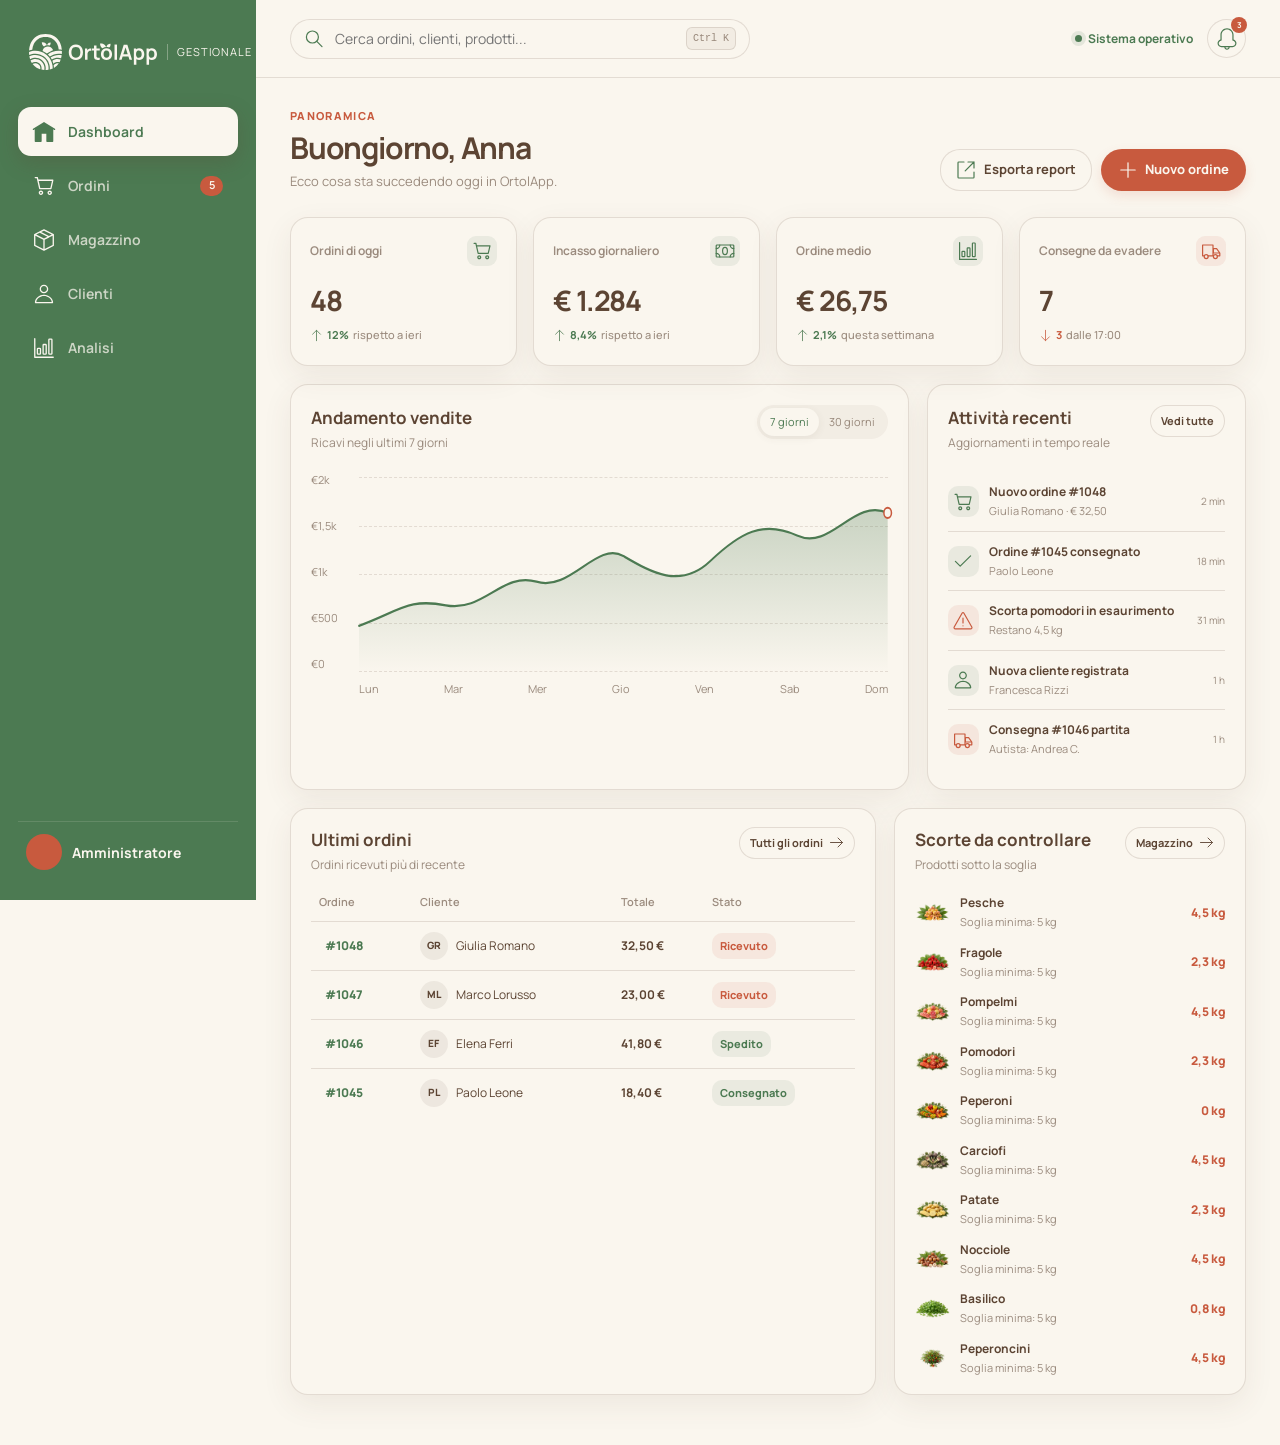
<file: ortolapp-gestionale/index.html>
<!DOCTYPE html>
<html lang="it">
<head>
  <meta charset="UTF-8">
  <meta name="viewport" content="width=device-width, initial-scale=1">
  <meta name="theme-color" content="#4c7a52">
  <meta name="description" content="Gestionale dimostrativo per OrtolApp.">
  <title>OrtolApp Gestionale</title>
  <link rel="icon" href="../sito/assets/icona.svg" type="image/svg+xml">
  <link rel="preload" href="../sito/vendor/manrope-latin.woff2" as="font" type="font/woff2" crossorigin>
  <link rel="stylesheet" href="style.css">
  <script defer src="../sito/js/data.js"></script>
  <script defer src="app.js"></script>
</head>
<body>
  <svg class="icon-filters" aria-hidden="true" width="0" height="0">
    <defs>
      <filter id="nav-icon-cream" color-interpolation-filters="sRGB">
        <feFlood flood-color="#FAF6EE"/>
        <feComposite in2="SourceAlpha" operator="in"/>
      </filter>
      <filter id="icon-orange" color-interpolation-filters="sRGB">
        <feFlood flood-color="#C85A3E"/>
        <feComposite in2="SourceAlpha" operator="in"/>
      </filter>
      <filter id="icon-brown" color-interpolation-filters="sRGB">
        <feFlood flood-color="#5C4433"/>
        <feComposite in2="SourceAlpha" operator="in"/>
      </filter>
    </defs>
  </svg>
  <div class="app-frame">
    <aside class="sidebar" id="sidebar">
      <a class="brand" href="#dashboard" aria-label="OrtolApp gestionale">
        <img src="../sito/assets/logo-homepage.svg" alt="OrtolApp">
        <span>gestionale</span>
      </a>
      <nav class="main-nav" id="main-nav" aria-label="Navigazione principale"></nav>
      <div class="sidebar-foot">
        <button class="operator" data-action="profile">
          <span class="avatar" aria-hidden="true"></span>
          <strong>Amministratore</strong>
        </button>
      </div>
    </aside>

    <div class="page-shell">
      <header class="topbar">
        <button class="mobile-menu icon-button" id="mobile-menu" aria-label="Apri menu"><span class="ui-icon" aria-hidden="true"><img src="assets/icons/menu.svg" alt=""></span></button>
        <div class="mobile-brand"><img src="../sito/assets/icona.svg" alt=""><strong>OrtolApp</strong></div>
        <label class="global-search">
          <span class="ui-icon" aria-hidden="true"><img src="assets/icons/search.svg" alt=""></span>
          <input id="global-search" type="search" placeholder="Cerca ordini, clienti, prodotti..." autocomplete="off">
          <kbd>Ctrl K</kbd>
        </label>
        <div class="top-actions">
          <span class="live"><i></i> Sistema operativo</span>
          <button class="icon-button notification-button" data-action="notifications" aria-label="Notifiche"><img src="../sito/assets/icons/campanella.svg" alt=""><b>3</b></button>
        </div>
      </header>
      <main id="app" tabindex="-1"></main>
    </div>
  </div>
  <div class="mobile-overlay" id="mobile-overlay"></div>
  <div class="modal-root" id="modal-root" aria-live="polite"></div>
  <div class="toast" id="toast" role="status" aria-live="polite"></div>
</body>
</html>
</file>
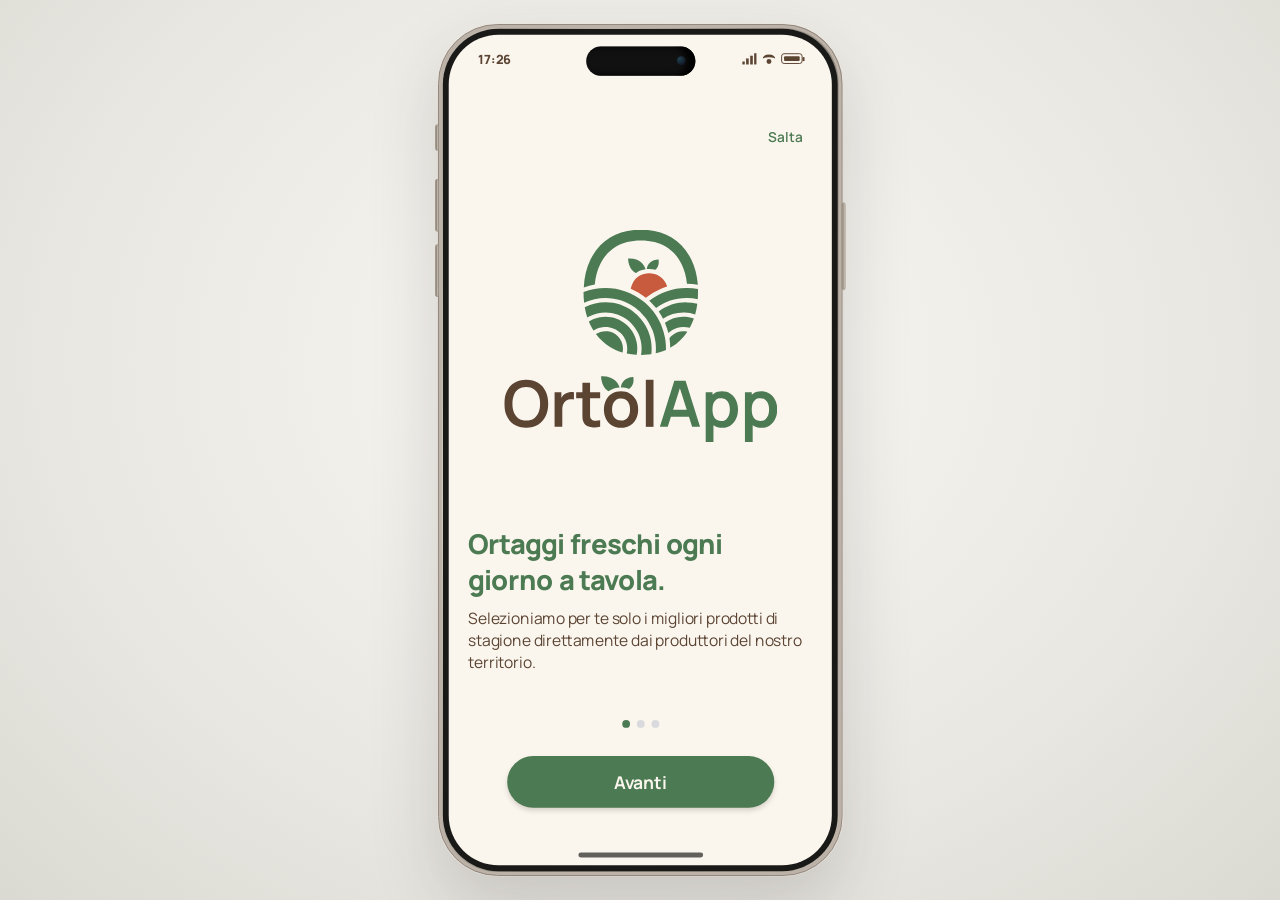
<file: sito/index.html>
<!DOCTYPE html>
<html lang="it">
<head>
  <meta charset="UTF-8">
  <meta name="viewport" content="width=device-width, initial-scale=1, viewport-fit=cover">
  <meta name="theme-color" content="#4c7a52">
  <meta name="description" content="OrtolApp — progetto dimostrativo di delivery di prodotti ortofrutticoli.">
  <title>OrtolApp</title>
  <link rel="icon" href="assets/icona.svg" type="image/svg+xml">
  <link rel="preload" href="vendor/manrope-latin.woff2" as="font" type="font/woff2" crossorigin>
  <link rel="stylesheet" href="vendor/flatpickr.min.css">
  <link rel="stylesheet" href="css/style.css">
  <script defer src="vendor/anime.min.js"></script>
  <script defer src="vendor/dayjs.min.js"></script>
  <script defer src="vendor/dayjs-utc.js"></script>
  <script defer src="vendor/dayjs-timezone.js"></script>
  <script defer src="vendor/dayjs-it.js"></script>
  <script defer src="vendor/flatpickr.min.js"></script>
  <script defer src="vendor/flatpickr-it.js"></script>
  <script defer src="js/data.js"></script>
  <script defer src="js/app.js"></script>
</head>
<body>
  <div class="presentation">
    <div class="device-space" id="device-space">
      <div class="device" id="device">
        <i class="hardware action-button" aria-hidden="true"></i><i class="hardware volume-up" aria-hidden="true"></i><i class="hardware volume-down" aria-hidden="true"></i><i class="hardware power" aria-hidden="true"></i>
        <div class="screen" id="screen">
          <div class="status-bar" aria-hidden="true"><span id="clock">9:41</span><div class="island"></div><span class="status-icons"><i class="signal"></i><i class="wifi"></i><i class="battery"></i></span></div>
          <div id="app"></div>
          <div id="modal-root"></div>
          <div id="toast" role="status" aria-live="polite"></div>
          <span class="home-indicator" aria-hidden="true"></span>
        </div>
      </div>
    </div>
  </div>
  <div class="touch-cursor" id="touch-cursor" aria-hidden="true"></div>
  <noscript>Per utilizzare OrtolApp, abilita JavaScript nel browser.</noscript>
</body>
</html>
</file>
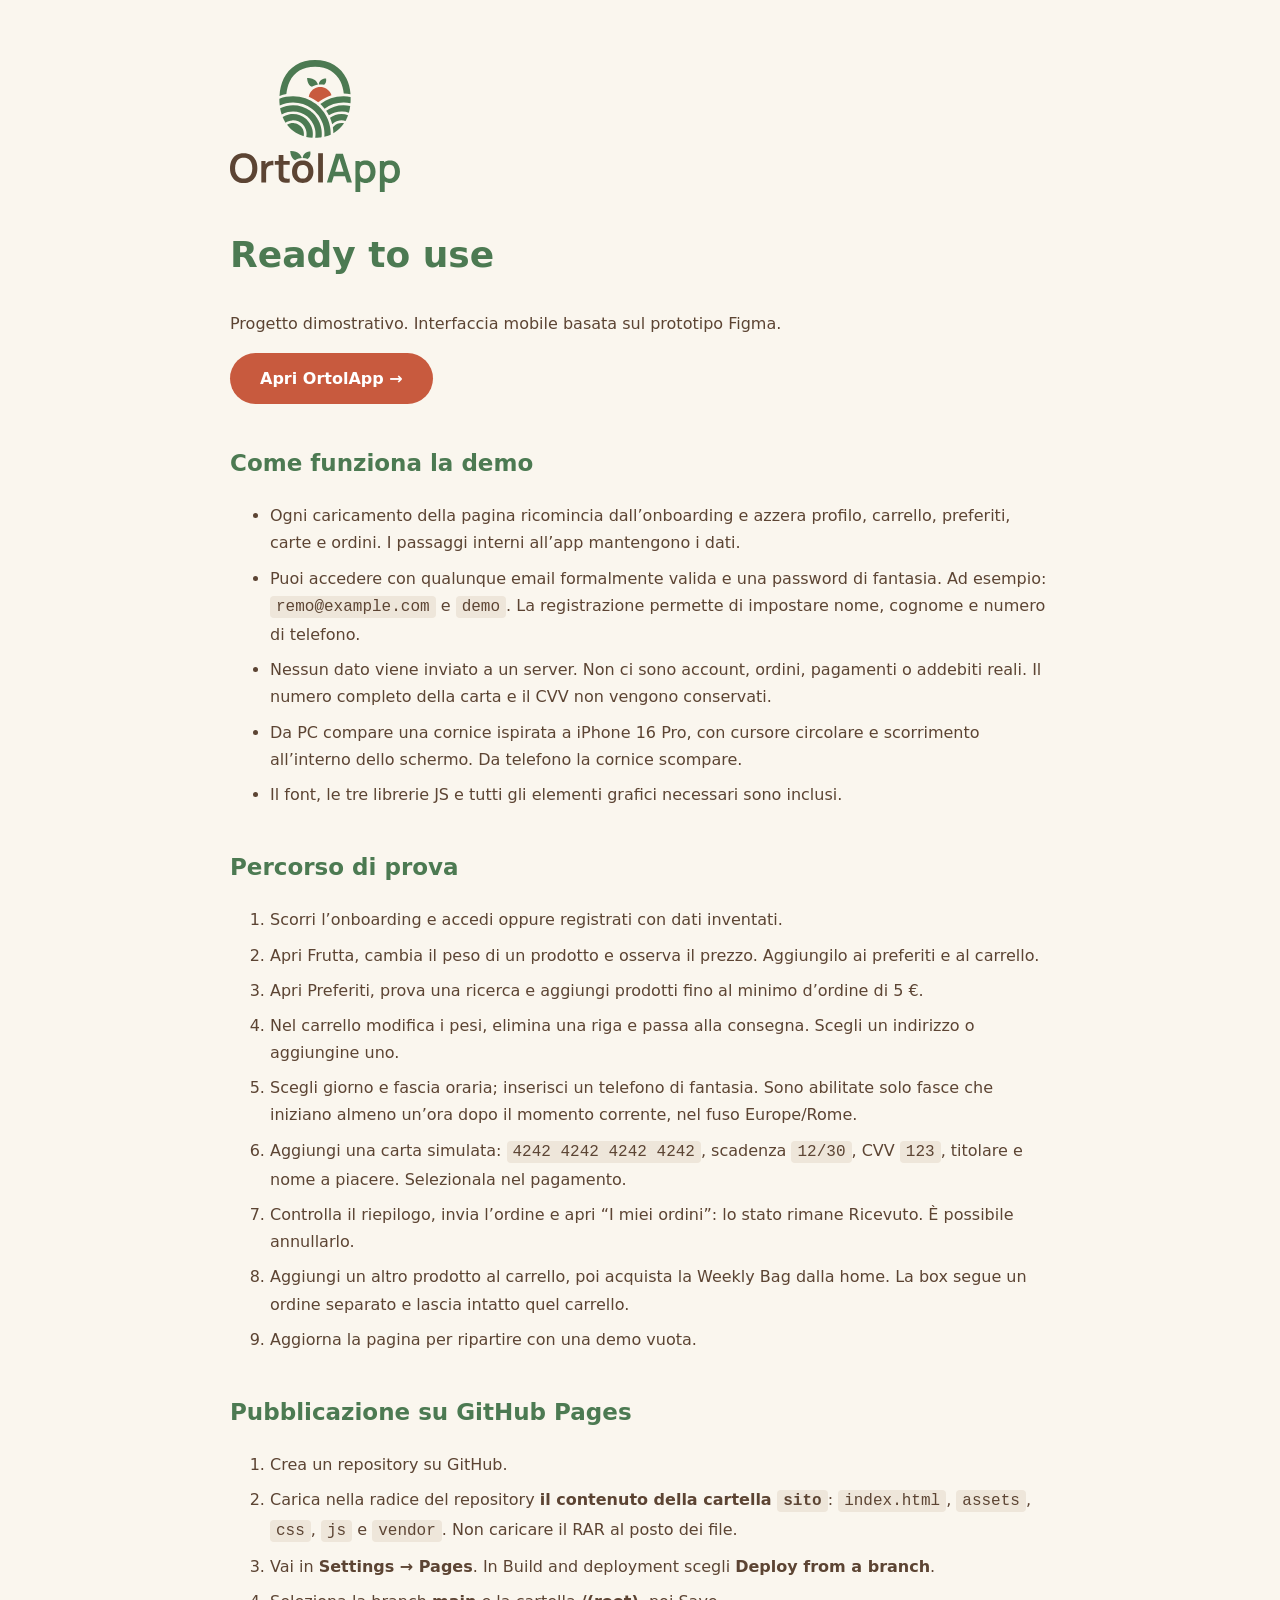
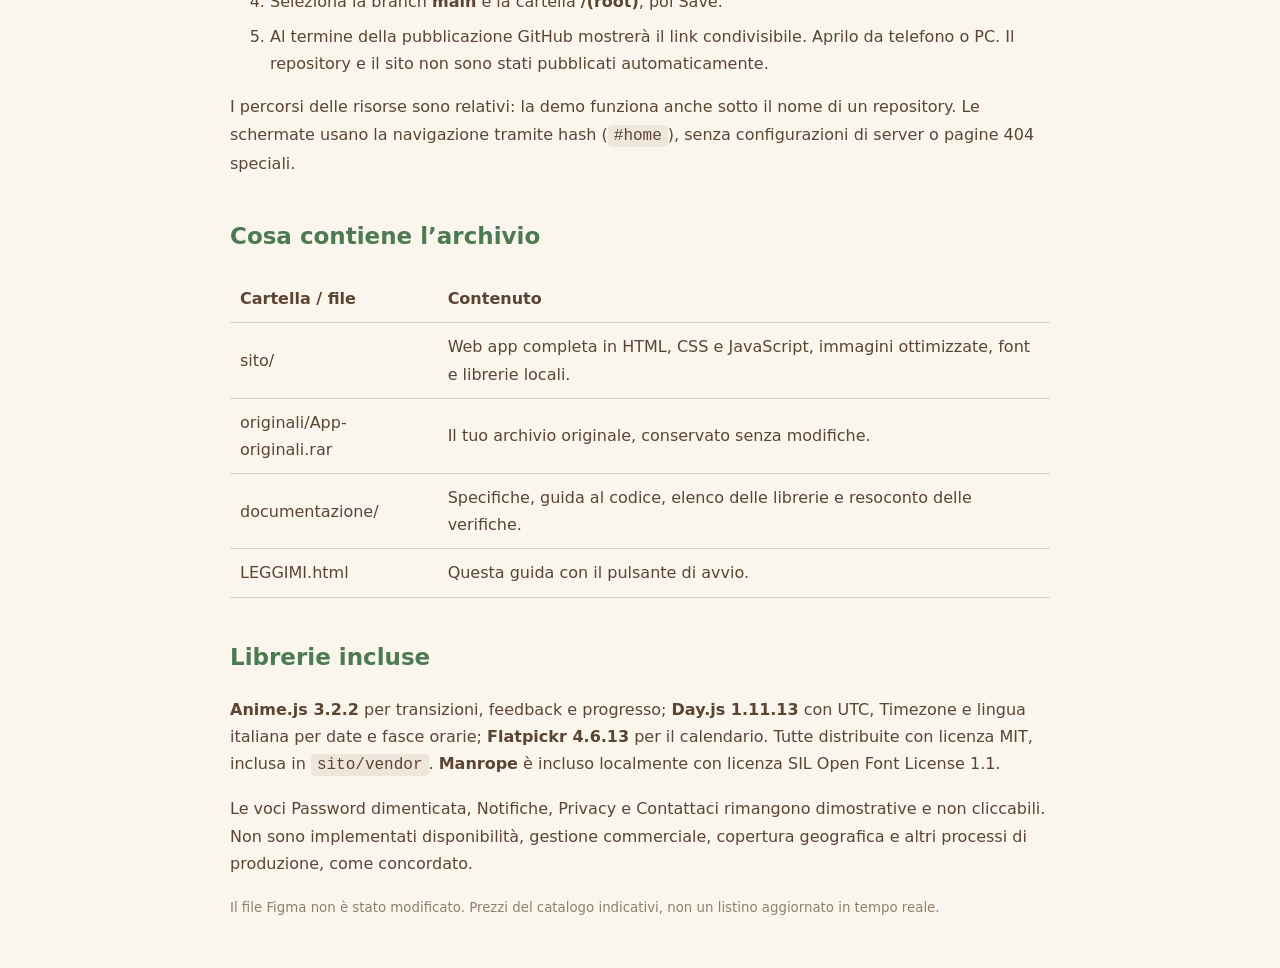
<file: LEGGIMI.html>
<!doctype html>
<html lang="it">
	<head>
		<meta charset="utf-8">
		<meta name="viewport" content="width=device-width,initial-scale=1">
		<title>OrtolApp — Avvio e istruzioni</title>
		<style>
			body {
				font: 16px/1.7 system-ui, sans-serif;
				color: #5c4433;
				background: #faf6ee;
				max-width: 820px;
				margin: 60px auto;
				padding: 0 25px;
			}

			h1,
			h2,
			a {
				color: #4c7a52;
			}

			h1 {
				font-size: 36px;
			}

			h2 {
				margin-top: 40px;
				font-size: 23px;
			}

			.start {
				display: inline-block;
				background: #c85a3e;
				color: white;
				text-decoration: none;
				padding: 12px 30px;
				border-radius: 30px;
				font-weight: 700;
			}

			code {
				background: #eee6da;
				padding: 2px 6px;
				border-radius: 4px;
			}

			li {
				margin: 8px 0;
			}

			small {
				color: #927e6c;
			}

			table {
				border-collapse: collapse;
				width: 100%;
			}

			td,
			th {
				text-align: left;
				padding: 10px;
				border-bottom: 1px solid #d8d2c9;
			}
		</style>
	</head>
	<body>
		<img src="sito/assets/logo-onboarding1.svg" alt="OrtolApp" width="170">
		<h1>Ready to use</h1>
		<p>Progetto dimostrativo. Interfaccia mobile basata sul prototipo Figma.</p>
		<p><a class="start" href="sito/index.html">Apri OrtolApp →</a></p>

		<h2>Come funziona la demo</h2>
		<ul>
			<li>Ogni caricamento della pagina ricomincia dall’onboarding e azzera profilo, carrello, preferiti, carte e ordini. I passaggi interni all’app mantengono i dati.</li>
			<li>Puoi accedere con qualunque email formalmente valida e una password di fantasia. Ad esempio: <code>remo@example.com</code> e <code>demo</code>. La registrazione permette di impostare nome, cognome e numero di telefono.</li>
			<li>Nessun dato viene inviato a un server. Non ci sono account, ordini, pagamenti o addebiti reali. Il numero completo della carta e il CVV non vengono conservati.</li>
			<li>Da PC compare una cornice ispirata a iPhone 16 Pro, con cursore circolare e scorrimento all’interno dello schermo. Da telefono la cornice scompare.</li>
			<li>Il font, le tre librerie JS e tutti gli elementi grafici necessari sono inclusi.</li>
		</ul>

		<h2>Percorso di prova</h2>
		<ol>
			<li>Scorri l’onboarding e accedi oppure registrati con dati inventati.</li>
			<li>Apri Frutta, cambia il peso di un prodotto e osserva il prezzo. Aggiungilo ai preferiti e al carrello.</li>
			<li>Apri Preferiti, prova una ricerca e aggiungi prodotti fino al minimo d’ordine di 5 €.</li>
			<li>Nel carrello modifica i pesi, elimina una riga e passa alla consegna. Scegli un indirizzo o aggiungine uno.</li>
			<li>Scegli giorno e fascia oraria; inserisci un telefono di fantasia. Sono abilitate solo fasce che iniziano almeno un’ora dopo il momento corrente, nel fuso Europe/Rome.</li>
			<li>Aggiungi una carta simulata: <code>4242 4242 4242 4242</code>, scadenza <code>12/30</code>, CVV <code>123</code>, titolare e nome a piacere. Selezionala nel pagamento.</li>
			<li>Controlla il riepilogo, invia l’ordine e apri “I miei ordini”: lo stato rimane Ricevuto. È possibile annullarlo.</li>
			<li>Aggiungi un altro prodotto al carrello, poi acquista la Weekly Bag dalla home. La box segue un ordine separato e lascia intatto quel carrello.</li>
			<li>Aggiorna la pagina per ripartire con una demo vuota.</li>
		</ol>

		<h2>Pubblicazione su GitHub Pages</h2>
		<ol>
			<li>Crea un repository su GitHub.</li>
			<li>Carica nella radice del repository <strong>il contenuto della cartella <code>sito</code></strong>: <code>index.html</code>, <code>assets</code>, <code>css</code>, <code>js</code> e <code>vendor</code>. Non caricare il RAR al posto dei file.</li>
			<li>Vai in <strong>Settings → Pages</strong>. In Build and deployment scegli <strong>Deploy from a branch</strong>.</li>
			<li>Seleziona la branch <strong>main</strong> e la cartella <strong>/(root)</strong>, poi Save.</li>
			<li>Al termine della pubblicazione GitHub mostrerà il link condivisibile. Aprilo da telefono o PC. Il repository e il sito non sono stati pubblicati automaticamente.</li>
		</ol>
		<p>I percorsi delle risorse sono relativi: la demo funziona anche sotto il nome di un repository. Le schermate usano la navigazione tramite hash (<code>#home</code>), senza configurazioni di server o pagine 404 speciali.</p>

		<h2>Cosa contiene l’archivio</h2>
		<table>
			<tr>
				<th>Cartella / file</th>
				<th>Contenuto</th>
			</tr>
			<tr>
				<td>sito/</td>
				<td>Web app completa in HTML, CSS e JavaScript, immagini ottimizzate, font e librerie locali.</td>
			</tr>
			<tr>
				<td>originali/App-originali.rar</td>
				<td>Il tuo archivio originale, conservato senza modifiche.</td>
			</tr>
			<tr>
				<td>documentazione/</td>
				<td>Specifiche, guida al codice, elenco delle librerie e resoconto delle verifiche.</td>
			</tr>
			<tr>
				<td>LEGGIMI.html</td>
				<td>Questa guida con il pulsante di avvio.</td>
			</tr>
		</table>

		<h2>Librerie incluse</h2>
		<p><strong>Anime.js 3.2.2</strong> per transizioni, feedback e progresso; <strong>Day.js 1.11.13</strong> con UTC, Timezone e lingua italiana per date e fasce orarie; <strong>Flatpickr 4.6.13</strong> per il calendario. Tutte distribuite con licenza MIT, inclusa in <code>sito/vendor</code>. <strong>Manrope</strong> è incluso localmente con licenza SIL Open Font License 1.1.</p>
		<p>Le voci Password dimenticata, Notifiche, Privacy e Contattaci rimangono dimostrative e non cliccabili. Non sono implementati disponibilità, gestione commerciale, copertura geografica e altri processi di produzione, come concordato.</p>
		<p><small>Il file Figma non è stato modificato. Prezzi del catalogo indicativi, non un listino aggiornato in tempo reale.</small></p>
	</body>
</html>
</file>
<file: ortolapp-gestionale/style.css>
@font-face{font-family:Manrope;src:url('../sito/vendor/manrope-latin.woff2') format('woff2');font-weight:200 800;font-style:normal;font-display:swap}

:root{--green:#4c7a52;--green-dark:#4c7a52;--green-pale:#4c7a5218;--orange:#c85a3e;--orange-pale:#c85a3e18;--brown:#5c4433;--cream:#faf6ee;--paper:#faf6ee;--muted:#5c443399;--line:#5c443326;--red:#c85a3e;--shadow:0 10px 30px #5c443314;font-family:Manrope,Arial,sans-serif;color:var(--brown);background:var(--cream);font-synthesis:none}

*{box-sizing:border-box}
body{margin:0;min-width:300px;background:var(--cream);font-size:14px;line-height:1.5}
button,input,select,textarea{font:inherit;color:inherit}
button{border:0;background:none;cursor:pointer}
button:focus-visible,a:focus-visible,input:focus-visible,select:focus-visible{outline:2px solid var(--orange);outline-offset:2px}
h1,h2,h3,p{margin:0}
img{display:block;max-width:100%}
a{text-decoration:none;color:inherit}
.app-frame{display:flex;min-height:100vh}
.sidebar{position:fixed;inset:0 auto 0 0;width:256px;background:var(--green);color:var(--cream);display:flex;flex-direction:column;padding:26px 18px 18px;z-index:30}
.brand{display:flex;align-items:center;gap:10px;height:52px;padding:0 11px;margin-bottom:29px}
.brand img{width:128px;height:44px;object-fit:contain}
.brand span{font-size:11px;letter-spacing:.08em;text-transform:uppercase;border-left:1px solid #faf6ee55;padding-left:9px}
.main-nav{display:flex;flex-direction:column;gap:5px}
.nav-item{height:49px;width:100%;border-radius:13px;color:#faf6eebd;display:flex;align-items:center;gap:13px;padding:0 15px;font-size:14px;font-weight:650;text-align:left;transition:.18s ease}
.nav-item:hover{background:#faf6ee12;color:var(--cream)}
.nav-item.active{background:var(--cream);color:var(--green-dark);box-shadow:0 7px 20px #5c443340}
.nav-icon{position:relative;width:22px;height:22px;flex-shrink:0;display:grid;place-items:center;font-size:19px;line-height:1}
.icon-filters{position:absolute;pointer-events:none}
.nav-icon img{position:absolute;top:50%;left:50%;transform:translate(-50%,-50%);width:44px;height:44px;max-width:none;filter:url(#nav-icon-cream)}
.nav-item.active .nav-icon img{filter:none}
.nav-icon img.nav-custom{width:22px;height:22px}
.ui-icon{position:relative;display:inline-flex;align-items:center;justify-content:center;width:20px;height:20px;flex-shrink:0;vertical-align:middle;line-height:1;pointer-events:none}
.ui-icon img{display:block;width:100%;height:100%;object-fit:contain}
.ui-icon.original-icon img{position:absolute;top:50%;left:50%;transform:translate(-50%,-50%);width:200%;height:200%;max-width:none}
.primary-button .ui-icon img{filter:url(#nav-icon-cream)}
.stat-icon.orange .ui-icon img,.activity-dot.orange .ui-icon img,.trend.down .ui-icon img{filter:url(#icon-orange)}
.tiny-button .ui-icon img,.modal-close .ui-icon img,.more .ui-icon img{filter:url(#icon-brown)}
.trend .ui-icon{width:13px;height:13px}
.tiny-button{display:inline-flex;align-items:center;justify-content:center;gap:6px}
.tiny-button .ui-icon{width:15px;height:15px}
.modal-close{display:grid;place-items:center;width:32px;height:32px;flex-shrink:0}
.more{display:inline-flex;align-items:center;justify-content:center;width:28px;height:28px;flex-shrink:0}
.nav-label{flex:1}
.nav-count{min-width:23px;height:20px;padding:0 6px;display:grid;place-items:center;border-radius:10px;background:var(--orange);color:var(--cream);font-size:11px}
.sidebar-foot{margin-top:auto}
.operator{width:100%;display:flex;align-items:center;gap:10px;color:var(--cream);padding:12px 8px;border-top:1px solid #faf6ee20;text-align:left}
.avatar{width:36px;height:36px;border-radius:50%;display:grid;place-items:center;background:var(--orange);color:var(--cream);font-size:11px;font-weight:800}
.operator>span:nth-child(2){display:flex;flex-direction:column;gap:2px;flex:1}
.operator strong{font-size:14px}
.operator small{font-size:11px;color:#faf6eebb}
.more{font-size:14px;letter-spacing:1px}
.page-shell{margin-left:256px;width:calc(100% - 256px);min-height:100vh}
.topbar{height:78px;position:sticky;top:0;z-index:20;display:flex;align-items:center;gap:26px;padding:0 34px;border-bottom:1px solid var(--line);background:#faf6eef0;backdrop-filter:blur(14px)}
.global-search{width:min(460px,45vw);height:40px;border:1px solid var(--line);border-radius:22px;background:var(--paper);display:flex;align-items:center;gap:9px;padding:0 13px;color:var(--green)}
.global-search input{border:0;outline:0;background:none;width:100%;min-width:0;font-size:14px}
.global-search kbd{white-space:nowrap;border:1px solid var(--line);border-radius:6px;background:#5c44330d;padding:3px 6px;color:var(--muted);font-size:10px}
.top-actions{margin-left:auto;display:flex;align-items:center;gap:14px}
.live{font-size:12px;color:var(--green);font-weight:700;display:flex;align-items:center;gap:6px;white-space:nowrap}
.live i{width:7px;height:7px;border-radius:50%;background:var(--green);box-shadow:0 0 0 4px #4c7a5220}
.icon-button{width:39px;height:39px;border-radius:50%;display:grid;place-items:center;border:1px solid var(--line);background:var(--paper)}
.notification-button{position:relative;font-size:20px}
.notification-button img{position:absolute;top:50%;left:50%;transform:translate(-50%,-50%);width:40px;height:40px;max-width:none}
.notification-button b{position:absolute;right:-2px;top:-3px;width:16px;height:16px;border-radius:50%;display:grid;place-items:center;background:var(--orange);color:var(--cream);font-size:8px}
.primary-button{min-height:42px;border-radius:22px;padding:8px 17px;background:var(--orange);color:var(--cream);display:flex;align-items:center;justify-content:center;gap:7px;font-size:13px;font-weight:750;box-shadow:0 5px 12px #c85a3e25}
.mobile-menu,.mobile-brand{display:none}

#app{padding:30px 34px 50px;max-width:1600px;margin:0 auto}
.page-head{display:flex;flex-wrap:wrap;justify-content:space-between;align-items:flex-end;margin-bottom:26px;gap:20px}
.eyebrow{font-size:11px;color:var(--orange);text-transform:uppercase;letter-spacing:.12em;font-weight:800;margin-bottom:5px}
.page-head h1{font-size:30px;line-height:1.2;letter-spacing:-.04em;color:var(--brown)}
.page-head p{color:var(--muted);font-size:13px;margin-top:6px}
.page-actions{display:flex;flex-wrap:wrap;gap:9px}
.secondary-button,.filter-button{min-height:42px;padding:8px 15px;border:1px solid var(--line);background:var(--paper);border-radius:20px;font-size:13px;font-weight:700;display:flex;align-items:center;justify-content:center;gap:8px}
.panel{background:var(--paper);border:1px solid var(--line);border-radius:18px;box-shadow:var(--shadow)}
.stats-grid{display:grid;grid-template-columns:repeat(4,minmax(0,1fr));gap:16px;margin-bottom:18px}
.stat-card{padding:18px 19px;min-height:128px;position:relative;overflow:hidden}
.stat-top{display:flex;align-items:center;justify-content:space-between}
.stat-label{font-size:12px;color:var(--muted);font-weight:650}
.stat-icon{width:30px;height:30px;border-radius:9px;display:grid;place-items:center;background:var(--green-pale);color:var(--green);font-size:15px}
.stat-icon.orange{background:var(--orange-pale);color:var(--orange)}
.stat-value{display:block;margin-top:13px;font-size:28px;letter-spacing:-.04em}
.trend{display:inline-flex;flex-wrap:wrap;align-items:center;gap:4px;margin-top:6px;color:var(--green);font-size:11px;font-weight:700}
.trend.down{color:var(--orange)}
.trend span{color:var(--muted);font-weight:500}
.dashboard-grid{display:grid;grid-template-columns:minmax(0,1.55fr) minmax(280px,.8fr);gap:18px}
.chart-panel,.activity-panel{padding:20px}
.panel-head{display:flex;flex-wrap:wrap;justify-content:space-between;align-items:flex-start;margin-bottom:20px;gap:15px}
.panel-head h2{font-size:17px}
.panel-head p{font-size:12px;color:var(--muted);margin-top:4px}
.segmented{padding:3px;border-radius:18px;background:#5c44330d;display:flex}
.segmented button{padding:6px 10px;border-radius:14px;font-size:11px;color:var(--muted)}
.segmented button.active{background:var(--paper);color:var(--green);box-shadow:0 2px 8px #5c443312}
.sales-chart{height:225px;position:relative;display:flex;align-items:stretch;padding:5px 0 25px 48px}
.chart-y{position:absolute;left:0;top:0;bottom:25px;display:flex;flex-direction:column;justify-content:space-between;color:var(--muted);font-size:11px}
.chart-lines{position:absolute;left:48px;right:0;top:5px;bottom:25px;display:flex;flex-direction:column;justify-content:space-between}
.chart-lines i{display:block;border-top:1px dashed var(--line)}
.chart-svg{width:100%;height:100%;overflow:visible;z-index:2}
.chart-svg .area{fill:url(#areaGradient)}
.chart-svg .line{fill:none;stroke:var(--green);stroke-width:2.2;stroke-linecap:round;stroke-linejoin:round}
.chart-svg circle{fill:var(--paper);stroke:var(--orange);stroke-width:2}
.chart-x{position:absolute;left:48px;right:0;bottom:0;display:flex;justify-content:space-between;color:var(--muted);font-size:11px}
.activity-list{display:flex;flex-direction:column}
.activity-item{display:grid;grid-template-columns:31px minmax(0,1fr) auto;gap:10px;align-items:center;padding:11px 0;border-bottom:1px solid var(--line)}
.activity-item:last-child{border:0}
.activity-dot{width:31px;height:31px;border-radius:10px;background:var(--green-pale);display:grid;place-items:center;color:var(--green);font-size:13px}
.activity-dot.orange{background:var(--orange-pale);color:var(--orange)}
.activity-item strong{display:block;font-size:12px}
.activity-item p{font-size:11px;color:var(--muted);margin-top:2px}
.activity-item time{font-size:10px;color:var(--muted);white-space:nowrap}
.lower-grid{display:grid;grid-template-columns:1.25fr .75fr;gap:18px;margin-top:18px}
.compact-panel{padding:18px 20px;min-width:0;overflow-x:auto}
.mini-orders{width:100%;border-collapse:collapse}
.mini-orders th{text-align:left;color:var(--muted);font-size:11px;padding:0 8px 10px;font-weight:600}
.mini-orders td{font-size:12px;padding:10px 8px;border-top:1px solid var(--line)}
.customer-cell{display:flex;align-items:center;gap:8px}
.customer-avatar{width:28px;height:28px;flex-shrink:0;border-radius:50%;background:#5c443314;display:grid;place-items:center;font-size:10px;font-weight:800}
.status{display:inline-flex;align-items:center;padding:5px 8px;border-radius:10px;font-size:11px;font-weight:750;background:#5c443314;color:var(--brown);white-space:nowrap}
.status.received{background:#c85a3e18;color:var(--orange)}
.status.shipped{background:#4c7a5218;color:var(--green)}
.status.completed,.status.active{background:var(--green-pale);color:var(--green)}
.status.cancelled,.status.low{background:#c85a3e18;color:var(--red)}
.stock-list{display:flex;flex-direction:column;gap:13px}
.stock-row{display:grid;grid-template-columns:35px 1fr auto;gap:10px;align-items:center}
.stock-row img{width:35px;height:35px;object-fit:contain}
.stock-row strong{font-size:12px;display:block}
.stock-row p{font-size:11px;color:var(--muted);margin-top:2px}
.stock-value{text-align:right;font-size:12px;font-weight:800;color:var(--orange)}

.toolbar{display:flex;gap:10px;align-items:center;margin-bottom:16px;flex-wrap:wrap}
.search-field{height:39px;min-width:260px;flex:1;max-width:390px;border:1px solid var(--line);border-radius:20px;background:var(--paper);display:flex;align-items:center;gap:8px;padding:0 13px}
.search-field input{width:100%;border:0;background:none;outline:0;font-size:13px}
.filter-chip{min-height:38px;padding:7px 13px;border:1px solid var(--line);border-radius:18px;background:var(--paper);font-size:12px;font-weight:650}
.filter-chip.active{color:var(--green);border-color:var(--green);background:var(--green-pale)}
.table-panel{overflow-x:auto}
.orders-section+.orders-section{margin-top:28px}
.orders-section .panel-head{margin-bottom:12px}
.inventory-panel{overflow-x:auto}
.data-table.inventory-table{min-width:1100px}
.inventory-table th,.inventory-table td{white-space:nowrap}
.inventory-table .row-actions{flex-wrap:wrap;max-width:240px}
.inventory-table .switch:disabled{cursor:not-allowed}
.data-table{width:100%;min-width:760px;border-collapse:collapse}
.data-table th{text-align:left;padding:13px 15px;background:#5c44330d;color:var(--muted);text-transform:uppercase;letter-spacing:.06em;font-size:11px}
.data-table td{padding:14px 15px;border-top:1px solid var(--line);font-size:13px}
.data-table tbody tr{transition:background .15s}
.data-table tbody tr:hover{background:#4c7a520d}
.order-number{color:var(--green);font-weight:800}
.muted-text{color:var(--muted);font-size:11px}
.row-actions{display:flex;gap:5px;flex-wrap:wrap}
.tiny-button{min-height:32px;padding:6px 10px;border:1px solid var(--line);border-radius:16px;font-size:11px;font-weight:700;background:var(--cream);white-space:nowrap}
.tiny-button:hover{border-color:var(--green);color:var(--green)}
.product-cell{display:flex;align-items:center;gap:10px}
.product-thumb{width:42px;height:42px;border-radius:11px;background:#5c44330d;object-fit:contain;padding:3px}
.availability{display:flex;align-items:center;gap:7px}
.availability i{width:7px;height:7px;border-radius:50%;background:var(--green)}
.availability i.off{background:var(--red)}
.switch{width:33px;height:19px;border-radius:10px;background:#5c443326;padding:2px;transition:.2s}
.switch i{display:block;width:15px;height:15px;border-radius:50%;background:var(--cream);box-shadow:0 1px 3px #5c443322;transition:.2s}
.switch.on{background:var(--green)}
.switch.on i{transform:translateX(14px)}
.cards-grid{display:grid;grid-template-columns:repeat(3,minmax(0,1fr));gap:16px}
.customer-card{padding:18px}
.customer-head{display:flex;align-items:center;gap:11px}
.customer-head .customer-avatar{width:40px;height:40px;background:var(--green-pale);color:var(--green);font-size:11px}
.customer-head h3{font-size:14px}
.customer-head p{font-size:11px;color:var(--muted);margin-top:2px;overflow-wrap:anywhere}
.customer-head>div{min-width:0}
.customer-head .more{margin-left:auto}
.customer-stats{display:grid;grid-template-columns:repeat(3,1fr);margin-top:17px;padding-top:14px;border-top:1px solid var(--line)}
.customer-stats span{font-size:10px;color:var(--muted);display:block}
.customer-stats strong{font-size:13px}
.analytics-grid{display:grid;grid-template-columns:1.5fr .75fr;gap:18px}
.donut-wrap{display:flex;flex-wrap:wrap;justify-content:center;align-items:center;gap:22px}
.donut{width:140px;height:140px;flex:0 0 auto;border-radius:50%;position:relative}
.donut:after{content:'';position:absolute;inset:27px;border-radius:50%;background:var(--paper)}
.legend{display:flex;flex:1;min-width:160px;flex-direction:column;gap:10px}
.legend-row{display:grid;grid-template-columns:8px 1fr auto;gap:7px;align-items:center;font-size:11px}
.legend-row i{width:7px;height:7px;border-radius:50%}
.legend-row strong{font-size:12px}
.bar-chart{height:210px;display:flex;align-items:flex-end;gap:11px;padding-top:15px}
.bar-group{height:100%;flex:1;display:flex;flex-direction:column;justify-content:flex-end;align-items:center;gap:7px}
.bar-group i{display:block;width:65%;min-width:12px;background:var(--green);border-radius:5px 5px 1px 1px}
.bar-group:nth-child(2n) i{background:var(--orange)}
.bar-group span{font-size:10px;color:var(--muted)}
.empty-state{padding:65px 20px;text-align:center}
.empty-state strong{display:block;font-size:17px;margin-bottom:6px}
.empty-state p{font-size:13px;color:var(--muted)}

.modal-root:empty{display:none}
.modal-root{position:fixed;inset:0;z-index:80;background:#5c4433a8;display:grid;place-items:center;padding:20px}
.modal{width:min(520px,100%);max-height:calc(100vh - 40px);overflow:auto;background:var(--cream);border-radius:22px;box-shadow:0 20px 70px #5c443351}
.modal-head{display:flex;align-items:flex-start;justify-content:space-between;padding:22px 24px 15px;border-bottom:1px solid var(--line)}
.modal-head h2{font-size:20px}
.modal-head p{font-size:12px;color:var(--muted);margin-top:4px}
.modal-close{font-size:20px}
.modal-body{padding:20px 24px}
.form-grid{display:grid;grid-template-columns:1fr 1fr;gap:15px}
.field{display:flex;flex-direction:column;gap:6px}
.field.full{grid-column:1/-1}
.field label{font-size:12px;font-weight:750}
.field input,.field select,.field textarea{width:100%;height:44px;border:1px solid var(--line);border-radius:11px;background:var(--paper);padding:0 11px;font-size:14px;min-width:0}
.field textarea{height:75px;padding-top:10px;resize:vertical}
.field input[readonly]{background:var(--green-pale);color:var(--green);font-weight:700;cursor:default}
.image-upload{display:flex;align-items:center;gap:14px;padding:12px;border:1px solid var(--line);border-radius:12px;background:var(--paper)}
.image-upload img{width:72px;height:72px;flex-shrink:0;object-fit:contain;border-radius:10px;background:var(--green-pale)}
.image-upload>div{min-width:0;flex:1}
.image-upload input[type=file]{height:auto;padding:0;border:0;border-radius:0;cursor:pointer}
.image-upload input::file-selector-button{padding:8px 10px;margin-right:8px;border:1px solid var(--green);border-radius:16px;background:var(--cream);color:var(--green);font:inherit;cursor:pointer}
.image-upload small{display:block;margin-top:8px;font-size:11px;line-height:1.5;color:var(--muted)}
.modal-foot{display:flex;justify-content:flex-end;gap:9px;padding:15px 24px 21px;border-top:1px solid var(--line)}
.modal-foot button{min-width:95px}
.modal-foot .secondary-button{min-height:42px;justify-content:center;border-color:var(--green);color:var(--green);font-size:13px;font-weight:750}
.modal-foot .secondary-button:hover{background:var(--green-pale)}
.detail-list{display:flex;flex-direction:column}
.detail-row{display:flex;flex-wrap:wrap;justify-content:space-between;gap:8px 20px;padding:11px 0;border-bottom:1px solid var(--line);font-size:13px;overflow-wrap:anywhere}
.detail-row span{color:var(--muted)}
.detail-products{margin-top:18px}
.detail-product{display:flex;align-items:center;gap:10px;padding:9px 0}
.detail-product img{width:38px;height:38px;object-fit:contain;background:#5c44330d;border-radius:9px}
.detail-product strong{font-size:13px;flex:1}
.detail-product span{font-size:12px}
.toast{position:fixed;z-index:100;right:28px;bottom:28px;max-width:calc(100vw - 56px);transform:translateY(20px);opacity:0;pointer-events:none;background:var(--brown);color:var(--cream);border-radius:14px;padding:12px 17px;font-size:13px;box-shadow:0 12px 35px #5c443344;transition:.25s}
.toast.show{opacity:1;transform:none}
.mobile-overlay{display:none}

@media(max-width:1150px){.stats-grid{grid-template-columns:repeat(2,1fr)}
.dashboard-grid,.lower-grid,.analytics-grid{grid-template-columns:1fr}
.cards-grid{grid-template-columns:repeat(2,1fr)}
.live{display:none}
.data-table th:nth-child(4),.data-table td:nth-child(4){display:none}
.inventory-table th:nth-child(4),.inventory-table td:nth-child(4){display:table-cell}
}

@media(max-width:800px){.sidebar{transform:translateX(-100%);transition:transform .25s}
.sidebar.open{transform:none}
.mobile-overlay.show{display:block;position:fixed;inset:0;background:#5c443380;z-index:29}
.page-shell{margin:0;width:100%}
.topbar{height:66px;padding:0 16px;gap:10px}
.mobile-menu{display:grid}
.mobile-brand{display:flex;align-items:center;gap:6px;color:var(--green);font-size:14px}
.mobile-brand img{width:24px;height:24px}
.global-search{width:auto;flex:1}
.global-search kbd{display:none}
#app{padding:23px 18px 40px}
.page-head{align-items:flex-start}
.page-head h1{font-size:26px}
.data-table{min-width:700px}
.table-panel{overflow-x:auto}
.cards-grid{grid-template-columns:1fr 1fr}
.top-actions{margin-left:0}
}

@media(max-width:560px){.global-search{display:none}
.top-actions{margin-left:auto}
.stats-grid,.cards-grid{grid-template-columns:1fr}
.stat-card{min-height:112px}
.page-head{flex-direction:column}
.page-actions{width:100%}
.page-actions>*{flex:1}
.field input,.field select,.field textarea,.search-field input{font-size:16px}
.image-upload{flex-wrap:wrap}
.image-upload>div{flex-basis:100%}
.modal-foot{flex-wrap:wrap}
.modal-foot button{flex:1}
.dashboard-grid{grid-template-columns:1fr}
.chart-panel,.activity-panel,.compact-panel{padding:16px}
.sales-chart{height:190px}
.lower-grid{grid-template-columns:1fr}
.form-grid{grid-template-columns:1fr}
.field.full{grid-column:auto}
.modal{border-radius:18px}
.modal-body,.modal-head{padding-left:18px;padding-right:18px}
.toolbar .search-field{min-width:100%;max-width:none}
.donut-wrap{flex-direction:column}
.donut-wrap .legend{width:100%;flex:auto}
.toast{left:18px;right:18px;bottom:18px;text-align:center}
}

@media(prefers-reduced-motion:reduce){*{scroll-behavior:auto!important;transition:none!important}
}
</file>
<file: sito/css/style.css>
@font-face{font-family:Manrope;src:url('../vendor/manrope-latin.woff2') format('woff2');font-weight:200 800;font-style:normal;font-display:swap}
:root{--green:#4c7a52;--orange:#c85a3e;--brown:#5c4433;--cream:#faf6ee;--muted:#c8beb2;--line:#d8d2c9;--shadow:0 3px 5px #403c322a,0 0 5px #403c3214;--phone-scale:1;color-scheme:light;font-family:Manrope,Arial,sans-serif;color:var(--brown);background:#eae9e4}
*{box-sizing:border-box}body{margin:0}button,input,select,textarea{font:inherit}button{color:inherit;cursor:pointer;-webkit-tap-highlight-color:transparent}button:disabled{cursor:default}button,input,textarea{-webkit-appearance:none;appearance:none}button{border:0;background:none;padding:0}button:focus-visible,a:focus-visible{outline:2px solid var(--orange);outline-offset:4px}input:focus,textarea:focus{outline:none;border-color:var(--green)}input:focus-visible,textarea:focus-visible{box-shadow:0 2px 0 var(--green)}img{display:block;max-width:100%;object-fit:contain}h1,h2,h3,p{margin:0}h1{font-size:20px;font-weight:800}h2{font-size:20px;font-weight:800}h3{font-size:16px}p{line-height:1.5}input,textarea{border-radius:0;min-width:0;color:var(--brown);background:transparent}input::placeholder,textarea::placeholder{color:var(--muted);opacity:1}a{color:var(--green)}[hidden]{display:none!important}.sr-only{position:absolute;width:1px;height:1px;overflow:hidden;clip:rect(0,0,0,0);white-space:nowrap}.icon{width:24px;height:24px;flex-shrink:0}.ui-icon{transform:scale(1.8)}.app-header .back .ui-icon{transform:scale(3.2)}.icon-button{width:40px;height:40px;display:inline-flex;align-items:center;justify-content:center}.white-icon{filter:brightness(0) invert(96%) sepia(5%) saturate(304%)}.muted{color:var(--muted)}.green{color:var(--green)}.orange{color:var(--orange)}
.presentation{min-height:100dvh;display:flex;align-items:center;justify-content:center;padding:24px;background:radial-gradient(ellipse at 50% 40%,#f9f8f3 0%,#e9e7e1 65%,#dad9d2 100%)}.device-space{position:relative;width:calc(415px * var(--phone-scale));height:calc(874px * var(--phone-scale))}.device{width:415px;height:874px;position:absolute;top:0;left:0;transform:scale(var(--phone-scale));transform-origin:top left;padding:10px;border:1px solid #91877d;border-radius:61px;background:linear-gradient(110deg,#b3aaa0,#eee6da 25%,#8c847a 55%,#c1b7ab);box-shadow:0 30px 70px #332e342d,inset 0 0 0 3px #bcb2a8,0 0 0 1px #f1ece5}.screen{position:relative;width:393px;height:852px;border-radius:51px;overflow:hidden;background:var(--cream);box-shadow:0 0 0 6px #191918;isolation:isolate}.hardware{position:absolute;width:4px;background:linear-gradient(90deg,#7a7267,#d7ccbe);border:1px solid #9d9286;border-radius:3px}.action-button{left:-4px;top:102px;height:27px}.volume-up{left:-4px;top:158px;height:54px}.volume-down{left:-4px;top:225px;height:54px}.power{right:-4px;top:182px;height:90px}.status-bar{height:49px;position:absolute;inset:0 0 auto;z-index:30;display:flex;align-items:center;justify-content:space-between;padding:0 30px;color:var(--brown);font-size:13px;font-weight:800;pointer-events:none}.status-bar.light{color:var(--cream)}.island{position:absolute;top:12px;left:50%;transform:translateX(-50%);width:112px;height:30px;border-radius:30px;background:#111;box-shadow:inset -8px 0 8px #000}.island:after{content:'';position:absolute;right:10px;top:10px;width:9px;height:9px;border-radius:50%;background:radial-gradient(circle at 30% 30%,#234052,#090d16)}.status-icons{display:flex;align-items:center;gap:6px}.signal{width:15px;height:12px;background:currentColor;clip-path:polygon(0 75%,18% 75%,18% 100%,0 100%,0 75%,27% 50%,45% 50%,45% 100%,27% 100%,27% 50%,55% 25%,73% 25%,73% 100%,55% 100%,55% 25%,82% 0,100% 0,100% 100%,82% 100%,82% 0)}.wifi{width:13px;height:10px;border-top:3px solid;border-radius:50%;position:relative}.wifi:after{content:'';position:absolute;left:4px;top:2px;width:5px;height:5px;border-radius:50%;background:currentColor}.battery{width:22px;height:11px;border:1px solid;border-radius:3px;position:relative}.battery:before{content:'';position:absolute;inset:2px;background:currentColor;border-radius:1px}.battery:after{content:'';position:absolute;right:-3px;top:3px;width:2px;height:4px;background:currentColor}.home-indicator{position:absolute;width:128px;height:5px;background:#3c3b38;opacity:.8;border-radius:9px;bottom:8px;left:50%;transform:translateX(-50%);z-index:35;pointer-events:none}.screen.dark-bottom .home-indicator{background:var(--cream)}
#app{height:100%;width:100%}.app-shell{height:100%;display:flex;flex-direction:column;position:relative}.app-header{height:123px;min-height:123px;background:var(--green);color:var(--cream);display:flex;align-items:flex-end;justify-content:center;padding:0 20px 25px;position:relative}.app-header .back{position:absolute;bottom:17px;left:8px}.app-header h1{text-align:center;line-height:30px}.app-header .header-logo{width:140px;height:47px;object-fit:contain;margin-bottom:-8px}.scroll{flex:1;min-height:0;overflow-y:auto;overflow-x:hidden;overscroll-behavior:contain;scrollbar-width:none;padding:34px 20px 45px}.scroll::-webkit-scrollbar{display:none}.scroll.with-nav{padding-bottom:135px}.scroll.home-content{padding-top:35px}.panel{background:var(--cream);box-shadow:var(--shadow);border-radius:17px;border:1px solid #e4dfd655}.button{display:flex;align-items:center;justify-content:center;gap:8px;height:53px;min-height:53px;border-radius:30px;background:var(--orange);color:var(--cream);font-size:18px;font-weight:700;padding:0 22px;box-shadow:0 3px 6px #46372c30;width:100%;max-width:274px;margin:0 auto;transition:filter .15s,transform .15s}.button:active{transform:scale(.975)}.button:disabled{opacity:.62;box-shadow:none}.button.green-button{background:var(--green)}.button.secondary{background:transparent;color:var(--green);border:1px solid var(--green);box-shadow:none}.text-button{color:var(--orange);font-size:14px;font-weight:650}.small-button{display:inline-flex;gap:5px;align-items:center;background:var(--orange);color:var(--cream);border-radius:15px;padding:5px 10px;font-size:10px;font-weight:700;min-height:24px}.small-button .icon{width:13px;height:13px}.form-error{font-size:12px;color:#b7462c;margin:10px 0;min-height:16px}.nav{position:absolute;bottom:43px;left:50%;transform:translateX(-50%);height:65px;width:280px;max-width:calc(100% - 60px);padding:8px 18px;display:flex;justify-content:space-between;align-items:center;border-radius:40px;background:var(--cream);box-shadow:var(--shadow);z-index:12;border:1px solid #e7e1d780}.nav button{display:flex;align-items:center;flex-direction:column;gap:2px;min-width:46px;position:relative;font-size:8px;font-weight:700;color:var(--green);height:47px;justify-content:center}.nav .icon{width:26px;height:27px}.nav-badge{position:absolute;top:0;right:3px;background:var(--orange);color:white;font-size:8px;min-width:14px;height:14px;border-radius:9px;display:flex;align-items:center;justify-content:center;border:1px solid var(--cream)}
.search{position:relative;width:100%;height:35px;border:1px solid var(--green);border-radius:25px;box-shadow:0 2px 5px #45452e14;display:flex;align-items:center;gap:8px;padding:0 13px;color:var(--green);margin-bottom:30px}.search input{width:100%;font-size:11px;border:0;height:100%;box-shadow:none}.search input::placeholder{color:#89a58a}.search-mark{width:13px;height:13px;border:1.5px solid #91ad92;border-radius:50%;position:relative;flex-shrink:0}.search-mark:after{content:'';position:absolute;width:5px;height:1.5px;background:#91ad92;right:-4px;bottom:-2px;transform:rotate(45deg)}.search .clear-search{font-size:22px;width:24px;color:var(--green)}.weekly-banner{position:relative;text-align:left;display:block;width:100%;min-height:135px;padding:12px 10px 13px;overflow:hidden;border-radius:17px;margin-bottom:29px}.weekly-banner .bag{position:absolute;right:13px;top:11px;width:105px;height:114px;object-fit:contain}.weekly-banner .eyebrow{font-size:7px;color:var(--green);display:flex;gap:4px;align-items:center;white-space:nowrap;margin-bottom:6px}.weekly-banner .eyebrow img{width:19px;height:13px}.weekly-banner h2{font-size:29px;line-height:1.25;color:var(--green);margin-bottom:5px;letter-spacing:-.5px}.weekly-banner h2 span{color:var(--orange)}.weekly-banner .banner-copy{font-size:10px;font-weight:600;width:66%;line-height:1.4}.weekly-banner .banner-link{font-size:9px;color:var(--green);text-decoration:underline;text-underline-offset:4px;display:block;margin-top:12px;font-weight:700}.category-grid{display:grid;grid-template-columns:repeat(2,minmax(0,1fr));gap:28px}.category-tile{text-align:left;padding:10px 10px 9px;min-height:164px;display:flex;flex-direction:column}.category-tile img{height:91px;width:100%;margin-bottom:4px}.category-tile h2{font-size:16px;color:var(--green);line-height:1.3;margin-bottom:2px}.category-tile p{font-size:10px;line-height:1.3;font-weight:600}.product-list{display:flex;flex-direction:column;gap:29px}.product-card{min-height:138px;padding:15px 13px 12px;position:relative;display:grid;grid-template-columns:43% 57%;align-items:center}.product-image{width:100%;height:106px;object-fit:contain}.favorite{position:absolute;left:10px;top:8px;z-index:2;width:30px;height:30px;display:flex;align-items:center;justify-content:center}.favorite .icon{width:22px;height:22px;filter:invert(37%) sepia(46%) saturate(1114%) hue-rotate(333deg) brightness(94%) contrast(89%)}.product-info{align-self:stretch;display:flex;flex-direction:column;padding-left:7px}.product-top{display:flex;align-items:flex-start;justify-content:space-between;gap:3px}.product-top h2{font-size:16px;line-height:1.25;color:var(--green);font-weight:700;overflow-wrap:anywhere}.product-top strong{font-size:16px;color:var(--green);white-space:nowrap;line-height:1.25;letter-spacing:-.5px}.unit-price{font-size:13px;margin-top:1px}.unit-price small{font-size:9px}.product-actions{display:flex;align-items:center;justify-content:space-between;gap:6px;margin-top:auto;padding-top:14px}.stepper{display:flex;align-items:center;background:var(--green);border-radius:20px;height:27px;color:var(--cream);padding:2px;gap:1px;min-width:94px}.stepper button{width:24px;height:27px;display:flex;align-items:center;justify-content:center;position:relative}.stepper button:before{content:'';position:absolute;inset:-5px -2px}.stepper button .icon{width:21px;height:21px}.stepper button:disabled{opacity:.5}.stepper output{min-width:37px;text-align:center;font-size:11px;font-weight:700;white-space:nowrap}.add-cart{width:41px;height:29px;display:flex;align-items:center;justify-content:center;background:var(--orange);color:white;border-radius:5px;position:relative}.add-cart:before{content:'';position:absolute;inset:-7px -3px}.add-cart .icon{width:23px;height:23px}.added-flash{font-size:20px;font-weight:700}.empty-state{min-height:340px;height:100%;display:flex;flex-direction:column;align-items:center;justify-content:center;padding:25px 0 70px;color:var(--muted);gap:17px;text-align:center}.empty-state .icon{width:130px;height:130px;filter:brightness(0) saturate(100%) invert(85%) sepia(8%) saturate(254%) hue-rotate(351deg) brightness(90%)}.empty-state h2{font-size:20px;color:var(--muted)}.empty-state p{font-size:13px}.cart-list{display:flex;flex-direction:column;gap:29px}.cart-row{padding:13px 10px 12px;min-height:83px}.cart-row .row{display:flex;justify-content:space-between;align-items:center;gap:12px}.cart-row h2,.cart-row strong{font-size:18px}.cart-row .row+.row{margin-top:10px}.cart-row .cart-controls{display:flex;gap:8px;align-items:center}.cart-row .unit-price{font-size:14px}.remove-item{width:32px;height:31px;display:grid;place-items:center}.remove-item .icon{width:16px;height:20px}.checkout-footer{background:var(--green);border-radius:17px 17px 0 0;min-height:178px;padding:14px 20px 37px;color:var(--cream);box-shadow:0 -3px 7px #453e2b25;z-index:13;flex-shrink:0}.checkout-footer .total-line{display:flex;justify-content:space-between;align-items:center;font-size:20px;font-weight:800;line-height:1.35}.checkout-footer .total-info{font-size:10px;line-height:1.2;min-height:25px;font-weight:500}.checkout-footer .button{margin-top:17px}.box-view .weekly-banner{margin:8px 0 29px}.box-view h2.box-heading{text-align:center;color:var(--green);font-size:18px;margin-bottom:22px}.box-price{display:flex;align-items:center;gap:10px;padding:0 0 20px;border-bottom:1px solid var(--line);font-size:10px}.box-price .prices{margin-left:auto;display:flex;align-items:baseline;gap:3px}.box-price strong{font-size:18px;color:var(--orange)}.box-price del{font-size:9px}.box-description{font-size:13px;line-height:1.45;margin:20px 0 26px}.box-contents h3{font-size:13px;font-weight:700}.box-columns{display:grid;grid-template-columns:1fr 1fr;gap:12px;font-size:12px}.box-columns>div+div{border-left:1px solid var(--line);padding-left:11px}.box-item{display:flex;justify-content:space-between;gap:5px;line-height:1.4}.box-item strong{color:var(--green)}.bottom-action{padding:18px 20px 48px;flex-shrink:0}.box-view{padding-top:35px}.box-view+.bottom-action{padding-top:28px}
.onboarding{height:100%;display:flex;flex-direction:column;padding:88px 20px 59px;overflow-y:auto;scrollbar-width:none}.skip{align-self:flex-end;color:var(--green);font-size:14px;font-weight:600;padding:6px 10px;min-height:32px}.onboarding .onboarding-hero{flex:1;min-height:180px;display:flex;align-items:center;justify-content:center;padding:30px 5px 36px}.onboarding-hero img{width:100%;height:245px;object-fit:contain}.onboarding-hero img.onboarding-logo{height:240px;width:280px}.onboarding h1{font-size:28px;color:var(--green);font-weight:800;line-height:1.3;margin-bottom:10px;letter-spacing:-.6px}.onboarding .intro-copy{font-size:16px;line-height:1.45;min-height:94px}.dots{display:flex;gap:7px;align-items:center;justify-content:center;margin:22px 0 29px}.dots button{width:8px;height:8px;border-radius:50%;background:#d9dadd;position:relative}.dots button:before{content:'';position:absolute;inset:-10px}.dots button.active{background:var(--green)}.auth-scroll{height:100%;overflow-y:auto;scrollbar-width:none}.auth-header{background:var(--green);height:365px;border-radius:0 0 20px 20px;box-shadow:var(--shadow);display:flex;flex-direction:column;align-items:center;justify-content:flex-end;color:var(--cream);padding-top:65px}.auth-header>img{width:185px;height:145px;margin:auto 0}.auth-tabs{display:flex;width:100%;height:58px}.auth-tabs button{width:50%;position:relative;font-size:18px;font-weight:700}.auth-tabs button.active:after{content:'';position:absolute;bottom:0;left:20px;right:20px;height:4px;background:var(--orange);border-radius:5px}.auth-form{padding:50px 21px 48px;display:flex;flex-direction:column;min-height:calc(100% - 365px)}.field{display:flex;flex-direction:column;gap:8px;margin-bottom:28px;font-size:14px;font-weight:650}.field input,.field textarea{width:100%;border:0;border-bottom:1px solid var(--brown);padding:0 0 10px;font-size:14px;font-weight:400;min-height:31px}.field input[type=date]{min-height:35px}.field-row{display:grid;grid-template-columns:1fr 1fr;gap:30px}.auth-form .forgot{align-self:flex-start;margin:4px 0 16px;color:var(--orange);font-size:14px;font-weight:700}.auth-form .button{margin-top:auto}.auth-form.signup-form{padding-top:50px}.auth-form.signup-form .button{margin-top:6px}.demo-note{font-size:10px;color:var(--muted);text-align:center;margin:12px 0 0}.auth-form .form-error{margin-top:0}.profile-identity{display:flex;align-items:center;padding:12px;gap:17px;margin-bottom:22px;min-height:114px}.avatar{width:83px;height:88px;flex-shrink:0;display:grid;place-items:center;background:var(--green);border-radius:10px;box-shadow:var(--shadow);overflow:hidden}.avatar .icon{width:55px;height:59px}.avatar img.custom-avatar{width:100%;height:100%;object-fit:cover}.identity-text{min-width:0}.identity-text h2{font-size:14px;margin-bottom:5px;overflow-wrap:anywhere}.identity-text p{font-size:12px;color:var(--muted);margin-top:2px;overflow-wrap:anywhere}.menu-section{padding:11px 0;border-top:1px solid var(--line)}.menu-row{width:100%;display:flex;align-items:center;min-height:53px;text-align:left;gap:17px;font-size:13px;font-weight:650}.menu-row .icon{width:20px;height:20px}.menu-row .chevron{margin-left:auto;font-size:25px;font-weight:400}.menu-row:disabled{opacity:1}.profile-edit .avatar-wrap{position:relative;width:112px;margin:0 auto 32px}.profile-edit .avatar{width:112px;height:112px}.avatar-edit{position:absolute;bottom:-8px;right:-10px;width:34px;height:34px;border-radius:50%;background:var(--cream);box-shadow:var(--shadow);display:grid;place-items:center}.avatar-edit .icon{width:21px;height:21px}.profile-edit .field{margin-bottom:29px}.profile-edit .button{margin-top:25px}.orders-list{display:flex;flex-direction:column;gap:29px}.order-card{padding:18px 19px;font-size:13px;min-height:165px}.order-card .row{display:flex;justify-content:space-between;gap:10px}.order-card .row+.row{margin-top:4px;color:var(--muted)}.order-track{display:flex;justify-content:space-between;position:relative;margin:12px 0 13px}.order-track:before{content:'';position:absolute;height:3px;background:#b8b6ae;left:1px;right:15px;top:13px}.order-track .step{display:flex;align-items:center;flex-direction:column;gap:7px;position:relative;font-size:9px;color:var(--muted);width:70px}.order-track .square{width:25px;height:25px;border:1px solid var(--green);background:var(--cream);border-radius:5px;box-shadow:var(--shadow);font-size:20px;color:var(--cream);line-height:23px;text-align:center}.order-track .done .square{background:var(--green)}.order-cancel{border-radius:20px;background:var(--orange);color:var(--cream);padding:5px 10px;font-size:10px;font-weight:700}.order-cancel:disabled{background:var(--muted)}.order-kind{color:var(--green);font-size:10px;margin-top:9px}
.choice-list{display:flex;flex-direction:column;gap:27px}.choice-card{min-height:82px;display:flex;align-items:center;gap:28px;padding:18px;width:100%;text-align:left}.radio{width:20px;height:20px;border:1px solid var(--orange);border-radius:50%;display:inline-block;flex-shrink:0;position:relative}.selected>.radio:after,.radio.checked:after{content:'';position:absolute;inset:4px;border-radius:50%;background:var(--orange)}.choice-card h2{font-size:14px;line-height:1.4;margin-bottom:3px}.choice-card p{font-size:12px;color:var(--muted)}.delivery-add{margin-top:28px}.form-view{padding-top:42px}.form-view .field{margin-bottom:28px}.form-view .form-action{margin-top:70px}.payments-panel{padding:0 19px}.payment-choice{width:100%;display:flex;align-items:center;gap:21px;min-height:80px;text-align:left;font-size:14px;font-weight:650}.payment-choice+.payment-choice{border-top:1px solid var(--line)}.payment-choice .icon{width:29px;height:28px}.payment-choice .radio{width:20px;height:20px}.payment-choice small{display:block;font-size:11px;color:var(--muted);font-weight:500;margin-top:3px}.payment-add{margin-top:30px}.schedule-panel{padding:0 19px}.schedule-row{display:flex;align-items:center;justify-content:space-between;min-height:62px;width:100%;font-size:14px;font-weight:700;gap:15px}.schedule-row+.schedule-row{border-top:2px solid var(--line)}.schedule-row .schedule-value{color:var(--orange);font-weight:600;font-size:13px;display:flex;align-items:center;gap:9px;text-align:right}.down-chevron{width:10px;height:10px;border-bottom:2px solid;border-right:2px solid;transform:rotate(45deg);margin-top:-5px;display:inline-block;flex-shrink:0}.schedule-row input{width:150px;border:0;text-align:right;font-size:13px;color:var(--orange);padding:8px 0}.schedule-divider{border:0;border-top:2px solid var(--line);margin:28px 20px}.note-panel{padding:20px 18px;height:165px}.note-panel label{display:block;font-size:14px;font-weight:700;margin-bottom:5px}.note-panel textarea{height:100px;width:100%;border:0;resize:none;font-size:12px;line-height:1.5}.summary-title{font-size:16px;color:var(--green);margin-bottom:10px;padding-left:8px}.summary-card{display:flex;width:100%;justify-content:space-between;text-align:left;align-items:center;padding:12px 10px;gap:15px;margin-bottom:8px;min-height:80px}.summary-card h2{font-size:14px;line-height:1.4}.summary-card p{font-size:14px;line-height:1.4;color:var(--muted);overflow-wrap:anywhere}.summary-card .icon{width:20px;height:20px}.summary-payment-label{margin-top:12px;font-size:14px;font-weight:700}.confirmation{height:100%;background:var(--green);display:flex;align-items:center;justify-content:center;padding:40px;color:var(--cream)}.confirmation-box{background:var(--cream);color:var(--green);border-radius:28px;padding:31px 28px;width:100%;text-align:center}.progress-track{background:var(--muted);height:10px;border-radius:12px;overflow:hidden;margin-bottom:20px}.progress-fill{width:0;height:100%;background:var(--green);border-radius:12px}.confirmation h1{font-size:17px;line-height:1.45}.success-mark{display:grid;place-items:center;width:57px;height:57px;background:var(--green);color:var(--cream);border-radius:50%;font-size:32px;margin:0 auto 20px}.confirmation p{font-size:12px;margin:12px 0 24px}.confirmation .button{font-size:14px;height:44px;min-height:44px}.confirmation .text-button{display:block;margin:20px auto 0;color:var(--green)}
#modal-root{position:absolute;inset:0;z-index:45;pointer-events:none}.modal-overlay{position:absolute;inset:0;background:#0006;display:flex;align-items:center;justify-content:center;padding:30px;pointer-events:auto}.modal{width:100%;max-width:320px;max-height:calc(100% - 80px);display:flex;flex-direction:column;background:var(--cream);border-radius:18px;box-shadow:0 4px 6px #0003;overflow:hidden}.modal h2{font-size:17px;color:var(--green);padding:20px 20px 8px}.modal .modal-description{font-size:13px;padding:5px 20px 20px}.modal-footer{display:flex;padding:6px 8px;flex-shrink:0;border-top:1px solid var(--line)}.modal-footer button{flex:1;min-height:44px;font-size:14px;font-weight:700}.modal-footer button+button{border-left:1px solid var(--line);color:var(--orange)}.slot-modal{max-width:246px}.slot-list{overflow-y:auto;scrollbar-width:thin;padding:0 20px;max-height:384px}.slot-option{display:flex;gap:27px;align-items:center;width:100%;height:64px;font-size:14px;font-weight:650;border-bottom:2px solid var(--line);text-align:left}.slot-option:last-child{border:0}.slot-option:disabled{opacity:.35}.calendar-holder{padding:0 5px 12px;display:flex;justify-content:center}.calendar-input{display:none}.flatpickr-calendar.inline{box-shadow:none;background:var(--cream);max-width:100%;font:inherit}.flatpickr-day.selected,.flatpickr-day.selected:hover{background:var(--green);border-color:var(--green)}.flatpickr-day.today{border-color:var(--orange)}.flatpickr-months .flatpickr-month,.flatpickr-weekdays,span.flatpickr-weekday{background:var(--cream);color:var(--brown)}.flatpickr-current-month{font-size:15px}.flatpickr-innerContainer{max-width:100%}.flatpickr-rContainer,.dayContainer{max-width:100%}.flatpickr-day{color:var(--brown)}#toast{position:absolute;left:50%;bottom:124px;transform:translateX(-50%);border-radius:20px;background:var(--brown);color:var(--cream);padding:11px 18px;font-size:12px;text-align:center;width:max-content;max-width:calc(100% - 45px);box-shadow:0 3px 12px #0002;z-index:60;pointer-events:none;opacity:0;transition:opacity .15s}.screen.dark-bottom #toast{bottom:190px}#toast.show{opacity:1}.touch-cursor{display:none;position:fixed;z-index:9999;width:20px;height:20px;border:1px solid #fff9;border-radius:50%;background:#4c7a5259;box-shadow:0 0 0 1px #4c7a5255;pointer-events:none;transform:translate(-50%,-50%);transition:width .13s,height .13s,background .13s}.touch-cursor.down{width:31px;height:31px;background:#c85a3e65}
.stepper button{width:22px;height:22px;border-radius:50%;background:var(--orange)}.stepper button .icon{width:16px;height:16px;filter:brightness(0) invert(96%) sepia(5%) saturate(304%)}.stepper button:disabled{background:#cfd5ce;opacity:1}.favorite:after{content:'';position:absolute;inset:4px;border:1px solid var(--orange);border-radius:50%;pointer-events:none}.favorite .icon{width:16px;height:16px}.calendar-holder .flatpickr-calendar{width:100%}.calendar-holder .flatpickr-rContainer,.calendar-holder .flatpickr-days,.calendar-holder .dayContainer{width:100%;min-width:0;max-width:100%}.calendar-holder .flatpickr-day{max-width:none;flex-basis:14.2857%}
@media (hover:hover) and (pointer:fine) and (min-width:600px){.screen,.screen button,.screen a{cursor:none}.touch-cursor.visible{display:block}.screen input,.screen textarea{cursor:text}}
@media (max-width:599px){:root,body{background:var(--cream)}.presentation{height:100dvh;min-height:0;padding:0;background:var(--cream)}.device-space,.device{width:100%;height:100%;position:relative;transform:none;padding:0;border:0;border-radius:0;box-shadow:none;background:var(--cream)}.screen{width:100%;height:100%;border-radius:0;box-shadow:none}.hardware,.status-bar,.home-indicator{display:none}.app-header{height:calc(110px + env(safe-area-inset-top));min-height:calc(110px + env(safe-area-inset-top));padding-top:env(safe-area-inset-top)}.nav{bottom:calc(27px + env(safe-area-inset-bottom))}.checkout-footer{padding-bottom:calc(27px + env(safe-area-inset-bottom));min-height:164px}.onboarding{padding-top:calc(65px + env(safe-area-inset-top));padding-bottom:calc(45px + env(safe-area-inset-bottom))}.onboarding .onboarding-hero{padding-top:20px;padding-bottom:25px}.onboarding .intro-copy{min-height:0}.auth-header{height:350px}.auth-form{min-height:calc(100% - 350px)}.screen.keyboard-open .nav{display:none}.screen.keyboard-open .checkout-footer{min-height:132px;padding-bottom:12px}.screen.keyboard-open .checkout-footer .button{margin-top:9px}}
@media (max-width:360px){.category-grid{gap:18px}.scroll{padding-left:15px;padding-right:15px}.product-card{grid-template-columns:40% 60%;padding-left:8px;padding-right:8px}.product-top h2,.product-top strong{font-size:14px}.product-info{padding-left:3px}.onboarding h1{font-size:25px}.onboarding .intro-copy{font-size:14px}.weekly-banner h2{font-size:26px}.weekly-banner .bag{width:90px}.stepper{min-width:88px}.stepper output{min-width:31px}}
@media (max-height:720px) and (max-width:599px){.onboarding{padding-top:30px;padding-bottom:25px}.onboarding-hero img,.onboarding-hero img.onboarding-logo{height:170px}.onboarding .onboarding-hero{min-height:145px;padding:10px}.onboarding h1{font-size:25px}.onboarding .intro-copy{font-size:14px}.dots{margin:15px 0 20px}.auth-header{height:280px}.auth-form{padding-top:30px;min-height:calc(100% - 280px)}.auth-header>img{height:120px}.app-header{height:95px;min-height:95px}.checkout-footer{min-height:155px}}
@media(prefers-reduced-motion:reduce){*,*:before,*:after{animation-duration:.01ms!important;transition:none!important;scroll-behavior:auto!important}}
.auth-scroll:has(.signup-form){display:flex;flex-direction:column;overflow:hidden}.auth-scroll:has(.signup-form) .auth-header{flex-shrink:0}.auth-scroll:has(.signup-form) .auth-form{flex:1;min-height:0;overflow-y:auto;scrollbar-width:none}
input:not([type=search]):focus-visible,textarea:focus-visible{box-shadow:none;background-image:linear-gradient(var(--green),var(--green));background-repeat:no-repeat;background-position:left bottom;background-size:100% 2px}
.note-panel textarea:focus-visible{background-image:none}
input[type=date]::-webkit-calendar-picker-indicator{display:none}
input[type=search]::-webkit-search-cancel-button{display:none}
.stepper{justify-content:space-between}
.nav .ui-icon[src*="/profilo-"],.nav .ui-icon[src*="/carrello-"]{transform:scale(2.2)}
.order-track:before,.order-track:after{content:none}.order-line{position:absolute;z-index:0;top:9px;left:0;right:0;height:4px;overflow:hidden;border-radius:999px;background:var(--line)}.order-line-fill{display:block;height:100%;border-radius:inherit;background:var(--green)}.order-track .step{position:relative;z-index:1}
.order-actions{display:flex;align-items:center;justify-content:space-between;gap:16px}.order-actions .order-kind{margin:0;text-align:right}
.add-cart{position:relative;transition:background-color .45s cubic-bezier(.22,1,.36,1),transform .3s cubic-bezier(.22,1,.36,1)}.add-cart:active{transform:scale(.92)}.add-cart.in-cart{background:var(--green)}.cart-icon,.added-flash{position:absolute;inset:0;display:flex;align-items:center;justify-content:center;transition:opacity .3s ease-out,transform .45s cubic-bezier(.22,1,.36,1)}.cart-icon{opacity:1;transform:scale(1) rotate(0)}.added-flash{color:var(--cream);font-size:18px;font-weight:800;line-height:1;opacity:0;transform:scale(.55) rotate(-12deg)}.add-cart.in-cart .cart-icon{opacity:0;transform:scale(.65) rotate(10deg)}.add-cart.in-cart .added-flash{opacity:1;transform:scale(1) rotate(0)}
</file>
<file: sito/vendor/flatpickr.min.css>
.flatpickr-calendar{background:transparent;opacity:0;display:none;text-align:center;visibility:hidden;padding:0;-webkit-animation:none;animation:none;direction:ltr;border:0;font-size:14px;line-height:24px;border-radius:5px;position:absolute;width:307.875px;-webkit-box-sizing:border-box;box-sizing:border-box;-ms-touch-action:manipulation;touch-action:manipulation;background:#fff;-webkit-box-shadow:1px 0 0 #e6e6e6,-1px 0 0 #e6e6e6,0 1px 0 #e6e6e6,0 -1px 0 #e6e6e6,0 3px 13px rgba(0,0,0,0.08);box-shadow:1px 0 0 #e6e6e6,-1px 0 0 #e6e6e6,0 1px 0 #e6e6e6,0 -1px 0 #e6e6e6,0 3px 13px rgba(0,0,0,0.08)}.flatpickr-calendar.open,.flatpickr-calendar.inline{opacity:1;max-height:640px;visibility:visible}.flatpickr-calendar.open{display:inline-block;z-index:99999}.flatpickr-calendar.animate.open{-webkit-animation:fpFadeInDown 300ms cubic-bezier(.23,1,.32,1);animation:fpFadeInDown 300ms cubic-bezier(.23,1,.32,1)}.flatpickr-calendar.inline{display:block;position:relative;top:2px}.flatpickr-calendar.static{position:absolute;top:calc(100% + 2px)}.flatpickr-calendar.static.open{z-index:999;display:block}.flatpickr-calendar.multiMonth .flatpickr-days .dayContainer:nth-child(n+1) .flatpickr-day.inRange:nth-child(7n+7){-webkit-box-shadow:none !important;box-shadow:none !important}.flatpickr-calendar.multiMonth .flatpickr-days .dayContainer:nth-child(n+2) .flatpickr-day.inRange:nth-child(7n+1){-webkit-box-shadow:-2px 0 0 #e6e6e6,5px 0 0 #e6e6e6;box-shadow:-2px 0 0 #e6e6e6,5px 0 0 #e6e6e6}.flatpickr-calendar .hasWeeks .dayContainer,.flatpickr-calendar .hasTime .dayContainer{border-bottom:0;border-bottom-right-radius:0;border-bottom-left-radius:0}.flatpickr-calendar .hasWeeks .dayContainer{border-left:0}.flatpickr-calendar.hasTime .flatpickr-time{height:40px;border-top:1px solid #e6e6e6}.flatpickr-calendar.noCalendar.hasTime .flatpickr-time{height:auto}.flatpickr-calendar:before,.flatpickr-calendar:after{position:absolute;display:block;pointer-events:none;border:solid transparent;content:'';height:0;width:0;left:22px}.flatpickr-calendar.rightMost:before,.flatpickr-calendar.arrowRight:before,.flatpickr-calendar.rightMost:after,.flatpickr-calendar.arrowRight:after{left:auto;right:22px}.flatpickr-calendar.arrowCenter:before,.flatpickr-calendar.arrowCenter:after{left:50%;right:50%}.flatpickr-calendar:before{border-width:5px;margin:0 -5px}.flatpickr-calendar:after{border-width:4px;margin:0 -4px}.flatpickr-calendar.arrowTop:before,.flatpickr-calendar.arrowTop:after{bottom:100%}.flatpickr-calendar.arrowTop:before{border-bottom-color:#e6e6e6}.flatpickr-calendar.arrowTop:after{border-bottom-color:#fff}.flatpickr-calendar.arrowBottom:before,.flatpickr-calendar.arrowBottom:after{top:100%}.flatpickr-calendar.arrowBottom:before{border-top-color:#e6e6e6}.flatpickr-calendar.arrowBottom:after{border-top-color:#fff}.flatpickr-calendar:focus{outline:0}.flatpickr-wrapper{position:relative;display:inline-block}.flatpickr-months{display:-webkit-box;display:-webkit-flex;display:-ms-flexbox;display:flex}.flatpickr-months .flatpickr-month{background:transparent;color:rgba(0,0,0,0.9);fill:rgba(0,0,0,0.9);height:34px;line-height:1;text-align:center;position:relative;-webkit-user-select:none;-moz-user-select:none;-ms-user-select:none;user-select:none;overflow:hidden;-webkit-box-flex:1;-webkit-flex:1;-ms-flex:1;flex:1}.flatpickr-months .flatpickr-prev-month,.flatpickr-months .flatpickr-next-month{-webkit-user-select:none;-moz-user-select:none;-ms-user-select:none;user-select:none;text-decoration:none;cursor:pointer;position:absolute;top:0;height:34px;padding:10px;z-index:3;color:rgba(0,0,0,0.9);fill:rgba(0,0,0,0.9)}.flatpickr-months .flatpickr-prev-month.flatpickr-disabled,.flatpickr-months .flatpickr-next-month.flatpickr-disabled{display:none}.flatpickr-months .flatpickr-prev-month i,.flatpickr-months .flatpickr-next-month i{position:relative}.flatpickr-months .flatpickr-prev-month.flatpickr-prev-month,.flatpickr-months .flatpickr-next-month.flatpickr-prev-month{/*
      /*rtl:begin:ignore*/left:0/*
      /*rtl:end:ignore*/}/*
      /*rtl:begin:ignore*/
/*
      /*rtl:end:ignore*/
.flatpickr-months .flatpickr-prev-month.flatpickr-next-month,.flatpickr-months .flatpickr-next-month.flatpickr-next-month{/*
      /*rtl:begin:ignore*/right:0/*
      /*rtl:end:ignore*/}/*
      /*rtl:begin:ignore*/
/*
      /*rtl:end:ignore*/
.flatpickr-months .flatpickr-prev-month:hover,.flatpickr-months .flatpickr-next-month:hover{color:#959ea9}.flatpickr-months .flatpickr-prev-month:hover svg,.flatpickr-months .flatpickr-next-month:hover svg{fill:#f64747}.flatpickr-months .flatpickr-prev-month svg,.flatpickr-months .flatpickr-next-month svg{width:14px;height:14px}.flatpickr-months .flatpickr-prev-month svg path,.flatpickr-months .flatpickr-next-month svg path{-webkit-transition:fill .1s;transition:fill .1s;fill:inherit}.numInputWrapper{position:relative;height:auto}.numInputWrapper input,.numInputWrapper span{display:inline-block}.numInputWrapper input{width:100%}.numInputWrapper input::-ms-clear{display:none}.numInputWrapper input::-webkit-outer-spin-button,.numInputWrapper input::-webkit-inner-spin-button{margin:0;-webkit-appearance:none}.numInputWrapper span{position:absolute;right:0;width:14px;padding:0 4px 0 2px;height:50%;line-height:50%;opacity:0;cursor:pointer;border:1px solid rgba(57,57,57,0.15);-webkit-box-sizing:border-box;box-sizing:border-box}.numInputWrapper span:hover{background:rgba(0,0,0,0.1)}.numInputWrapper span:active{background:rgba(0,0,0,0.2)}.numInputWrapper span:after{display:block;content:"";position:absolute}.numInputWrapper span.arrowUp{top:0;border-bottom:0}.numInputWrapper span.arrowUp:after{border-left:4px solid transparent;border-right:4px solid transparent;border-bottom:4px solid rgba(57,57,57,0.6);top:26%}.numInputWrapper span.arrowDown{top:50%}.numInputWrapper span.arrowDown:after{border-left:4px solid transparent;border-right:4px solid transparent;border-top:4px solid rgba(57,57,57,0.6);top:40%}.numInputWrapper span svg{width:inherit;height:auto}.numInputWrapper span svg path{fill:rgba(0,0,0,0.5)}.numInputWrapper:hover{background:rgba(0,0,0,0.05)}.numInputWrapper:hover span{opacity:1}.flatpickr-current-month{font-size:135%;line-height:inherit;font-weight:300;color:inherit;position:absolute;width:75%;left:12.5%;padding:7.48px 0 0 0;line-height:1;height:34px;display:inline-block;text-align:center;-webkit-transform:translate3d(0,0,0);transform:translate3d(0,0,0)}.flatpickr-current-month span.cur-month{font-family:inherit;font-weight:700;color:inherit;display:inline-block;margin-left:.5ch;padding:0}.flatpickr-current-month span.cur-month:hover{background:rgba(0,0,0,0.05)}.flatpickr-current-month .numInputWrapper{width:6ch;width:7ch\0;display:inline-block}.flatpickr-current-month .numInputWrapper span.arrowUp:after{border-bottom-color:rgba(0,0,0,0.9)}.flatpickr-current-month .numInputWrapper span.arrowDown:after{border-top-color:rgba(0,0,0,0.9)}.flatpickr-current-month input.cur-year{background:transparent;-webkit-box-sizing:border-box;box-sizing:border-box;color:inherit;cursor:text;padding:0 0 0 .5ch;margin:0;display:inline-block;font-size:inherit;font-family:inherit;font-weight:300;line-height:inherit;height:auto;border:0;border-radius:0;vertical-align:initial;-webkit-appearance:textfield;-moz-appearance:textfield;appearance:textfield}.flatpickr-current-month input.cur-year:focus{outline:0}.flatpickr-current-month input.cur-year[disabled],.flatpickr-current-month input.cur-year[disabled]:hover{font-size:100%;color:rgba(0,0,0,0.5);background:transparent;pointer-events:none}.flatpickr-current-month .flatpickr-monthDropdown-months{appearance:menulist;background:transparent;border:none;border-radius:0;box-sizing:border-box;color:inherit;cursor:pointer;font-size:inherit;font-family:inherit;font-weight:300;height:auto;line-height:inherit;margin:-1px 0 0 0;outline:none;padding:0 0 0 .5ch;position:relative;vertical-align:initial;-webkit-box-sizing:border-box;-webkit-appearance:menulist;-moz-appearance:menulist;width:auto}.flatpickr-current-month .flatpickr-monthDropdown-months:focus,.flatpickr-current-month .flatpickr-monthDropdown-months:active{outline:none}.flatpickr-current-month .flatpickr-monthDropdown-months:hover{background:rgba(0,0,0,0.05)}.flatpickr-current-month .flatpickr-monthDropdown-months .flatpickr-monthDropdown-month{background-color:transparent;outline:none;padding:0}.flatpickr-weekdays{background:transparent;text-align:center;overflow:hidden;width:100%;display:-webkit-box;display:-webkit-flex;display:-ms-flexbox;display:flex;-webkit-box-align:center;-webkit-align-items:center;-ms-flex-align:center;align-items:center;height:28px}.flatpickr-weekdays .flatpickr-weekdaycontainer{display:-webkit-box;display:-webkit-flex;display:-ms-flexbox;display:flex;-webkit-box-flex:1;-webkit-flex:1;-ms-flex:1;flex:1}span.flatpickr-weekday{cursor:default;font-size:90%;background:transparent;color:rgba(0,0,0,0.54);line-height:1;margin:0;text-align:center;display:block;-webkit-box-flex:1;-webkit-flex:1;-ms-flex:1;flex:1;font-weight:bolder}.dayContainer,.flatpickr-weeks{padding:1px 0 0 0}.flatpickr-days{position:relative;overflow:hidden;display:-webkit-box;display:-webkit-flex;display:-ms-flexbox;display:flex;-webkit-box-align:start;-webkit-align-items:flex-start;-ms-flex-align:start;align-items:flex-start;width:307.875px}.flatpickr-days:focus{outline:0}.dayContainer{padding:0;outline:0;text-align:left;width:307.875px;min-width:307.875px;max-width:307.875px;-webkit-box-sizing:border-box;box-sizing:border-box;display:inline-block;display:-ms-flexbox;display:-webkit-box;display:-webkit-flex;display:flex;-webkit-flex-wrap:wrap;flex-wrap:wrap;-ms-flex-wrap:wrap;-ms-flex-pack:justify;-webkit-justify-content:space-around;justify-content:space-around;-webkit-transform:translate3d(0,0,0);transform:translate3d(0,0,0);opacity:1}.dayContainer + .dayContainer{-webkit-box-shadow:-1px 0 0 #e6e6e6;box-shadow:-1px 0 0 #e6e6e6}.flatpickr-day{background:none;border:1px solid transparent;border-radius:150px;-webkit-box-sizing:border-box;box-sizing:border-box;color:#393939;cursor:pointer;font-weight:400;width:14.2857143%;-webkit-flex-basis:14.2857143%;-ms-flex-preferred-size:14.2857143%;flex-basis:14.2857143%;max-width:39px;height:39px;line-height:39px;margin:0;display:inline-block;position:relative;-webkit-box-pack:center;-webkit-justify-content:center;-ms-flex-pack:center;justify-content:center;text-align:center}.flatpickr-day.inRange,.flatpickr-day.prevMonthDay.inRange,.flatpickr-day.nextMonthDay.inRange,.flatpickr-day.today.inRange,.flatpickr-day.prevMonthDay.today.inRange,.flatpickr-day.nextMonthDay.today.inRange,.flatpickr-day:hover,.flatpickr-day.prevMonthDay:hover,.flatpickr-day.nextMonthDay:hover,.flatpickr-day:focus,.flatpickr-day.prevMonthDay:focus,.flatpickr-day.nextMonthDay:focus{cursor:pointer;outline:0;background:#e6e6e6;border-color:#e6e6e6}.flatpickr-day.today{border-color:#959ea9}.flatpickr-day.today:hover,.flatpickr-day.today:focus{border-color:#959ea9;background:#959ea9;color:#fff}.flatpickr-day.selected,.flatpickr-day.startRange,.flatpickr-day.endRange,.flatpickr-day.selected.inRange,.flatpickr-day.startRange.inRange,.flatpickr-day.endRange.inRange,.flatpickr-day.selected:focus,.flatpickr-day.startRange:focus,.flatpickr-day.endRange:focus,.flatpickr-day.selected:hover,.flatpickr-day.startRange:hover,.flatpickr-day.endRange:hover,.flatpickr-day.selected.prevMonthDay,.flatpickr-day.startRange.prevMonthDay,.flatpickr-day.endRange.prevMonthDay,.flatpickr-day.selected.nextMonthDay,.flatpickr-day.startRange.nextMonthDay,.flatpickr-day.endRange.nextMonthDay{background:#569ff7;-webkit-box-shadow:none;box-shadow:none;color:#fff;border-color:#569ff7}.flatpickr-day.selected.startRange,.flatpickr-day.startRange.startRange,.flatpickr-day.endRange.startRange{border-radius:50px 0 0 50px}.flatpickr-day.selected.endRange,.flatpickr-day.startRange.endRange,.flatpickr-day.endRange.endRange{border-radius:0 50px 50px 0}.flatpickr-day.selected.startRange + .endRange:not(:nth-child(7n+1)),.flatpickr-day.startRange.startRange + .endRange:not(:nth-child(7n+1)),.flatpickr-day.endRange.startRange + .endRange:not(:nth-child(7n+1)){-webkit-box-shadow:-10px 0 0 #569ff7;box-shadow:-10px 0 0 #569ff7}.flatpickr-day.selected.startRange.endRange,.flatpickr-day.startRange.startRange.endRange,.flatpickr-day.endRange.startRange.endRange{border-radius:50px}.flatpickr-day.inRange{border-radius:0;-webkit-box-shadow:-5px 0 0 #e6e6e6,5px 0 0 #e6e6e6;box-shadow:-5px 0 0 #e6e6e6,5px 0 0 #e6e6e6}.flatpickr-day.flatpickr-disabled,.flatpickr-day.flatpickr-disabled:hover,.flatpickr-day.prevMonthDay,.flatpickr-day.nextMonthDay,.flatpickr-day.notAllowed,.flatpickr-day.notAllowed.prevMonthDay,.flatpickr-day.notAllowed.nextMonthDay{color:rgba(57,57,57,0.3);background:transparent;border-color:transparent;cursor:default}.flatpickr-day.flatpickr-disabled,.flatpickr-day.flatpickr-disabled:hover{cursor:not-allowed;color:rgba(57,57,57,0.1)}.flatpickr-day.week.selected{border-radius:0;-webkit-box-shadow:-5px 0 0 #569ff7,5px 0 0 #569ff7;box-shadow:-5px 0 0 #569ff7,5px 0 0 #569ff7}.flatpickr-day.hidden{visibility:hidden}.rangeMode .flatpickr-day{margin-top:1px}.flatpickr-weekwrapper{float:left}.flatpickr-weekwrapper .flatpickr-weeks{padding:0 12px;-webkit-box-shadow:1px 0 0 #e6e6e6;box-shadow:1px 0 0 #e6e6e6}.flatpickr-weekwrapper .flatpickr-weekday{float:none;width:100%;line-height:28px}.flatpickr-weekwrapper span.flatpickr-day,.flatpickr-weekwrapper span.flatpickr-day:hover{display:block;width:100%;max-width:none;color:rgba(57,57,57,0.3);background:transparent;cursor:default;border:none}.flatpickr-innerContainer{display:block;display:-webkit-box;display:-webkit-flex;display:-ms-flexbox;display:flex;-webkit-box-sizing:border-box;box-sizing:border-box;overflow:hidden}.flatpickr-rContainer{display:inline-block;padding:0;-webkit-box-sizing:border-box;box-sizing:border-box}.flatpickr-time{text-align:center;outline:0;display:block;height:0;line-height:40px;max-height:40px;-webkit-box-sizing:border-box;box-sizing:border-box;overflow:hidden;display:-webkit-box;display:-webkit-flex;display:-ms-flexbox;display:flex}.flatpickr-time:after{content:"";display:table;clear:both}.flatpickr-time .numInputWrapper{-webkit-box-flex:1;-webkit-flex:1;-ms-flex:1;flex:1;width:40%;height:40px;float:left}.flatpickr-time .numInputWrapper span.arrowUp:after{border-bottom-color:#393939}.flatpickr-time .numInputWrapper span.arrowDown:after{border-top-color:#393939}.flatpickr-time.hasSeconds .numInputWrapper{width:26%}.flatpickr-time.time24hr .numInputWrapper{width:49%}.flatpickr-time input{background:transparent;-webkit-box-shadow:none;box-shadow:none;border:0;border-radius:0;text-align:center;margin:0;padding:0;height:inherit;line-height:inherit;color:#393939;font-size:14px;position:relative;-webkit-box-sizing:border-box;box-sizing:border-box;-webkit-appearance:textfield;-moz-appearance:textfield;appearance:textfield}.flatpickr-time input.flatpickr-hour{font-weight:bold}.flatpickr-time input.flatpickr-minute,.flatpickr-time input.flatpickr-second{font-weight:400}.flatpickr-time input:focus{outline:0;border:0}.flatpickr-time .flatpickr-time-separator,.flatpickr-time .flatpickr-am-pm{height:inherit;float:left;line-height:inherit;color:#393939;font-weight:bold;width:2%;-webkit-user-select:none;-moz-user-select:none;-ms-user-select:none;user-select:none;-webkit-align-self:center;-ms-flex-item-align:center;align-self:center}.flatpickr-time .flatpickr-am-pm{outline:0;width:18%;cursor:pointer;text-align:center;font-weight:400}.flatpickr-time input:hover,.flatpickr-time .flatpickr-am-pm:hover,.flatpickr-time input:focus,.flatpickr-time .flatpickr-am-pm:focus{background:#eee}.flatpickr-input[readonly]{cursor:pointer}@-webkit-keyframes fpFadeInDown{from{opacity:0;-webkit-transform:translate3d(0,-20px,0);transform:translate3d(0,-20px,0)}to{opacity:1;-webkit-transform:translate3d(0,0,0);transform:translate3d(0,0,0)}}@keyframes fpFadeInDown{from{opacity:0;-webkit-transform:translate3d(0,-20px,0);transform:translate3d(0,-20px,0)}to{opacity:1;-webkit-transform:translate3d(0,0,0);transform:translate3d(0,0,0)}}
</file>
